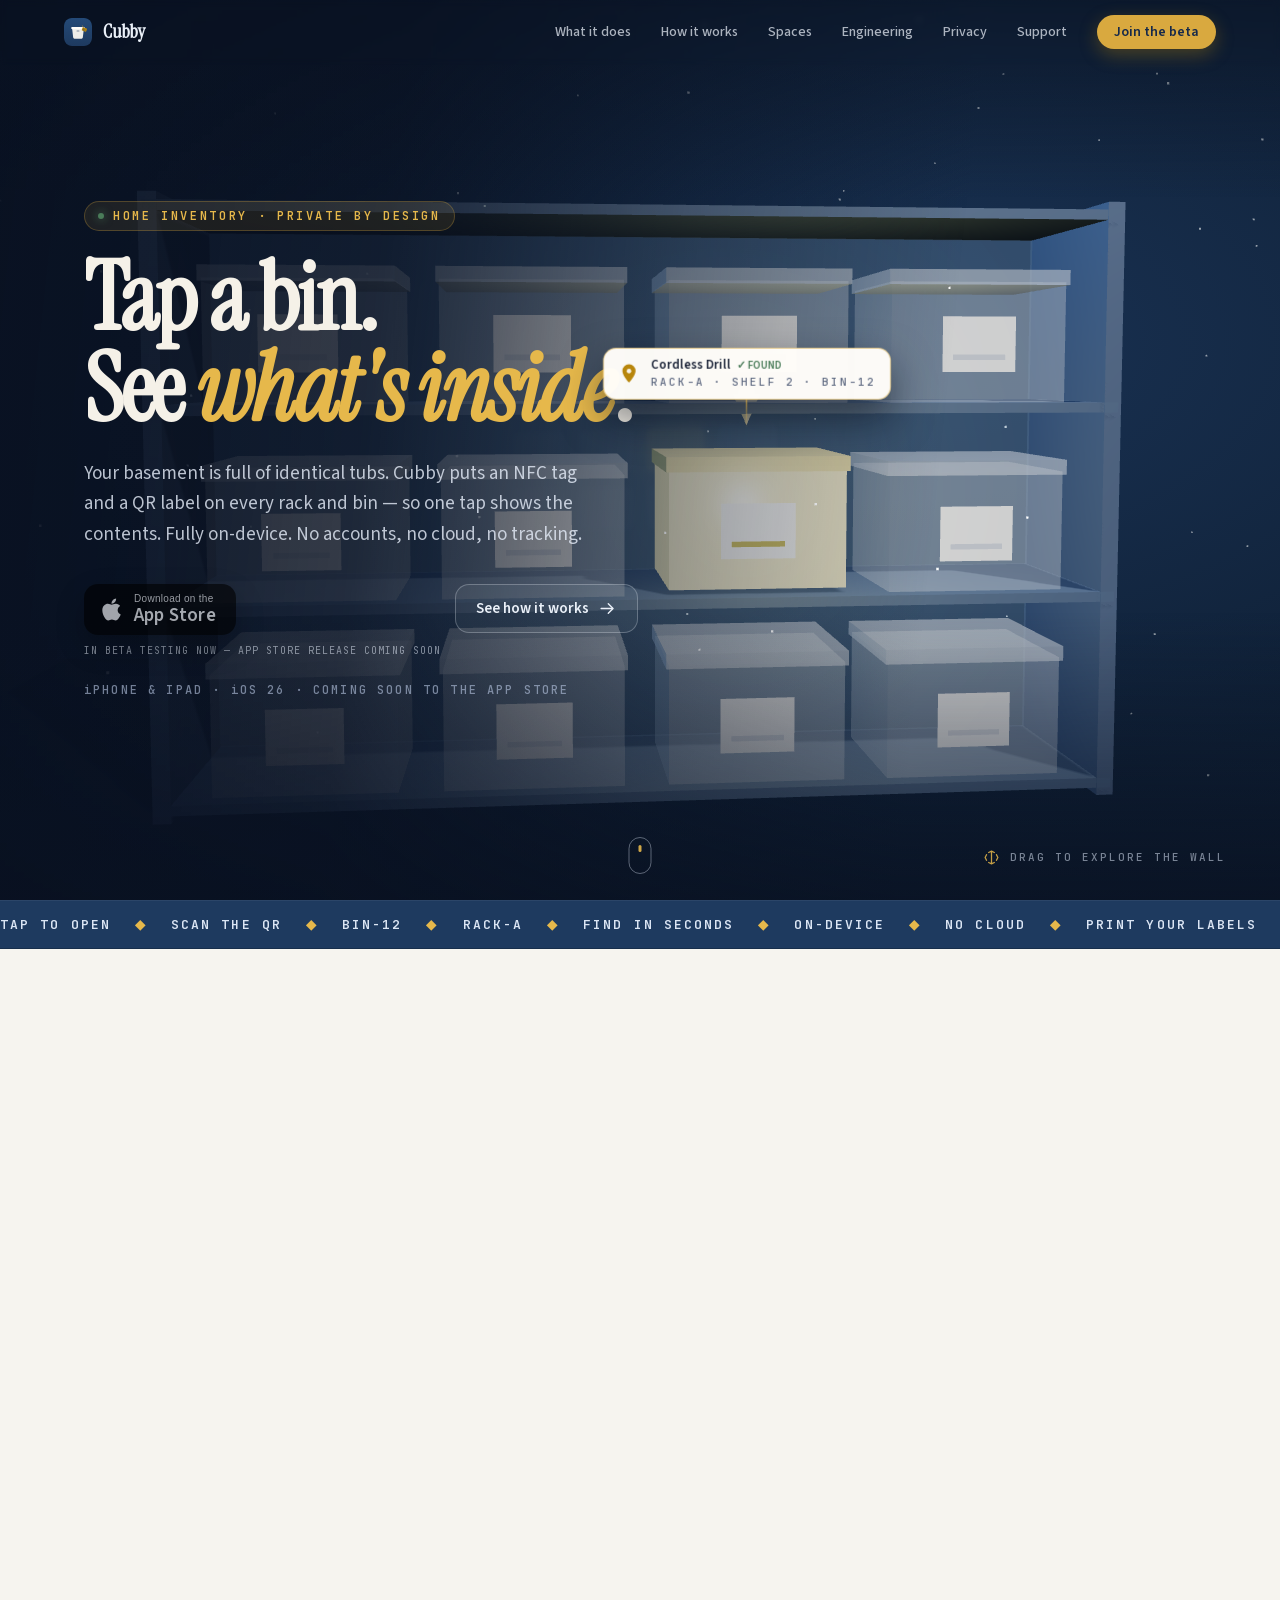
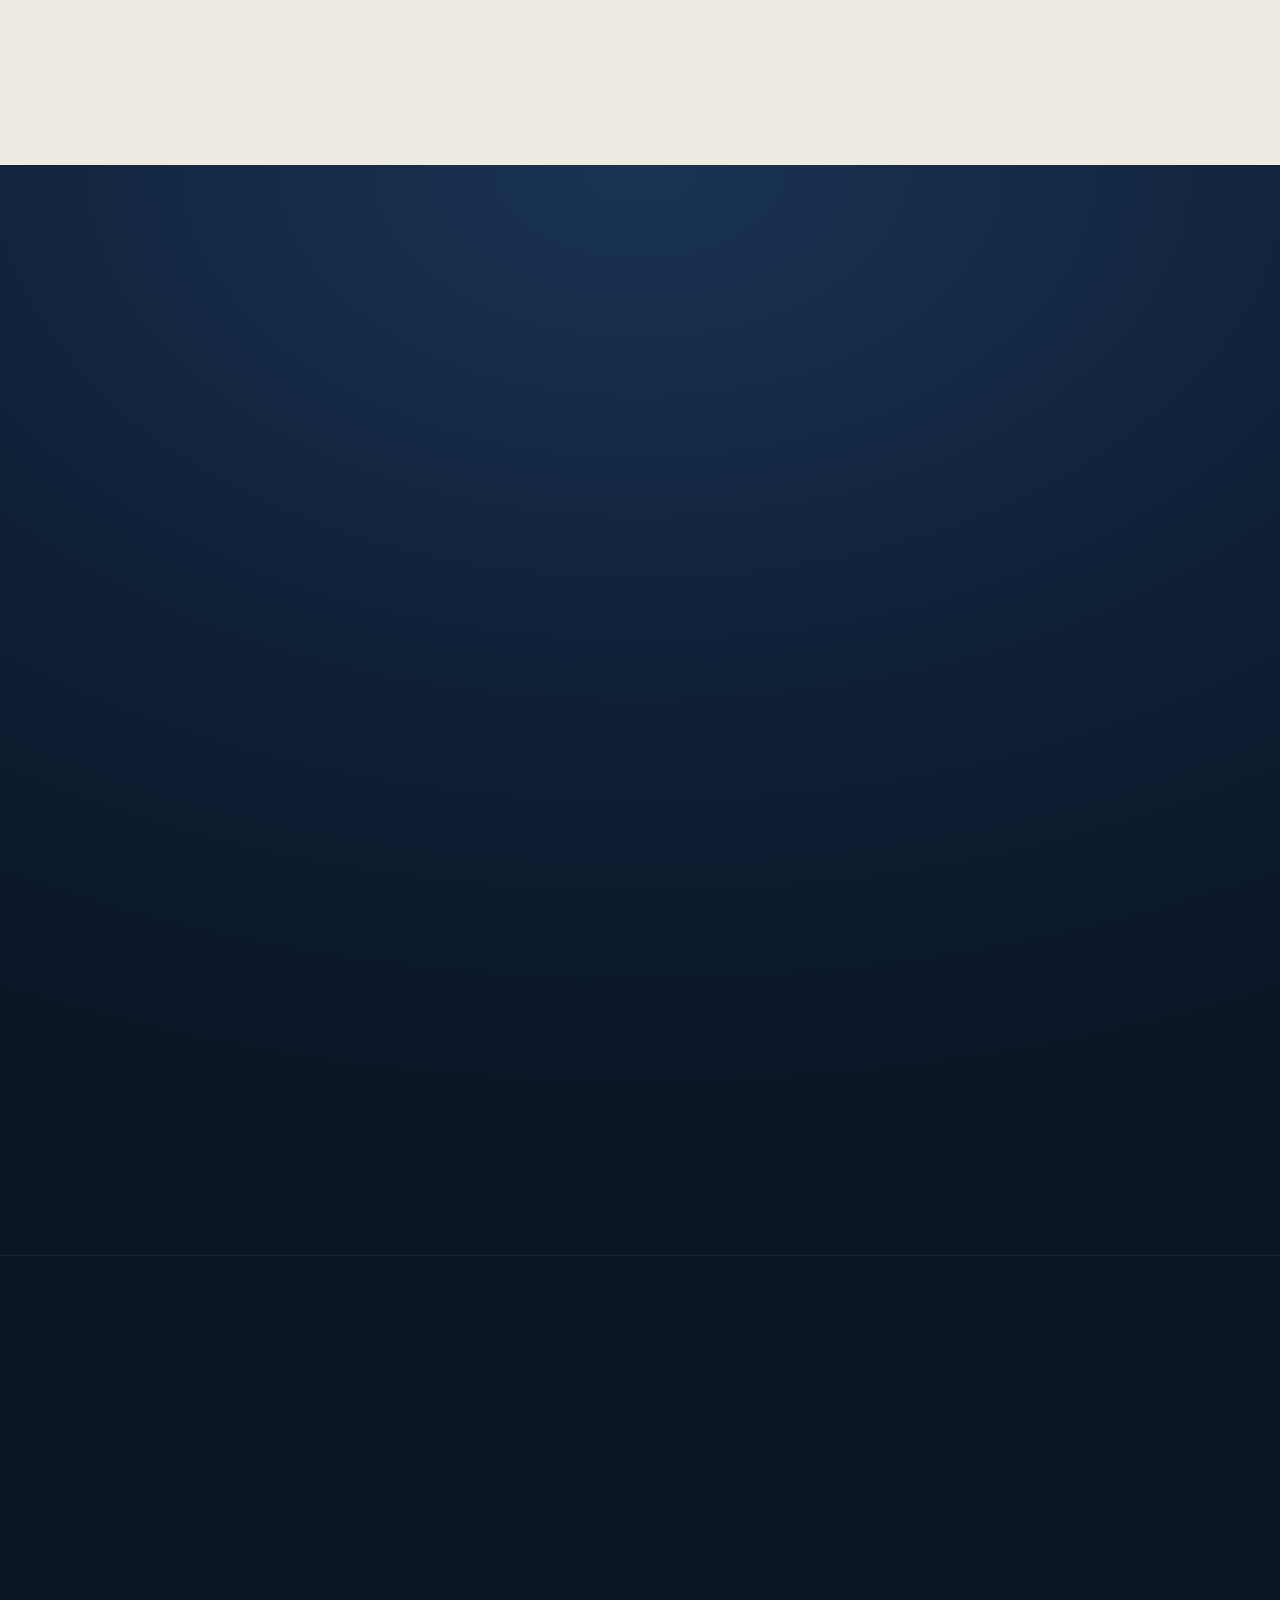
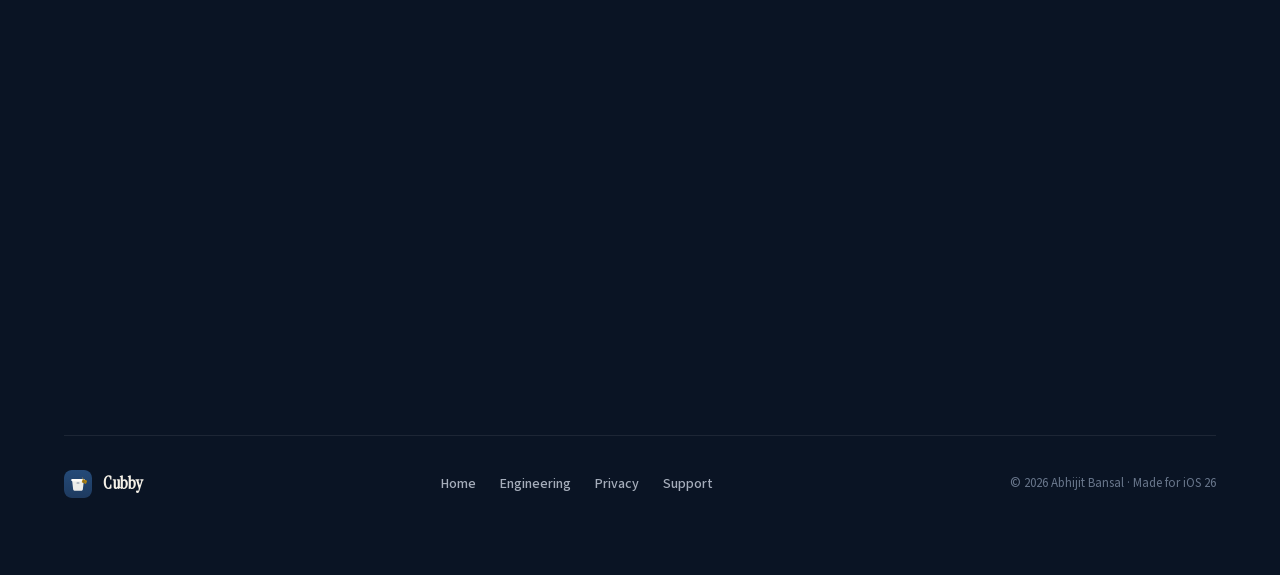
<file: index.html>
<!DOCTYPE html>
<html lang="en">
<head>
  <meta charset="utf-8">
  <meta name="viewport" content="width=device-width, initial-scale=1">
  <title>Cubby — find anything in your bins, pantry, or garage</title>
  <meta name="description" content="Tap or scan a bin and see exactly what's inside. Cubby keeps a private, on-device inventory of your pantry, freezer, garage, or closet — no accounts, no cloud, no tracking.">
  <link rel="canonical" href="https://gotcubby.com/">
  <link rel="icon" type="image/svg+xml" href="assets/icon.svg">
  <link rel="apple-touch-icon" href="assets/icon.svg">
  <link rel="stylesheet" href="assets/style.css">
  <link rel="stylesheet" href="assets/home.css">
  <meta http-equiv="Content-Security-Policy" content="default-src 'self'; script-src 'self'; style-src 'self'; img-src 'self'; font-src 'self'; object-src 'none'; form-action 'none'; base-uri 'self'">
  <meta property="og:type" content="website">
  <meta property="og:site_name" content="Cubby">
  <meta property="og:title" content="Cubby — find anything in your bins">
  <meta property="og:description" content="Tap or scan a tub and see what's inside. A private, fully on-device inventory for your basement bins — no accounts, no cloud, no tracking.">
  <meta property="og:url" content="https://gotcubby.com/">
  <meta property="og:image" content="https://gotcubby.com/assets/og-image.png">
  <meta property="og:image:width" content="1200">
  <meta property="og:image:height" content="630">
  <meta property="og:image:alt" content="Cubby — find anything in your bins">
  <meta property="og:locale" content="en_US">
  <meta name="twitter:card" content="summary_large_image">
  <meta name="twitter:title" content="Cubby — find anything in your bins">
  <meta name="twitter:description" content="Tap or scan a tub and see what's inside. A private, fully on-device inventory for your basement bins — no accounts, no cloud, no tracking.">
  <meta name="twitter:image" content="https://gotcubby.com/assets/og-image.png">
</head>
<body>

<svg class="sprite-defs" aria-hidden="true">
<defs>

<symbol id="i-contactless" viewBox="0 0 24 24">
  <circle cx="6" cy="18" r="1.3" fill="currentColor" stroke="none"/>
  <path d="M6,14 A4,4 0 0 1 10,18"/>
  <path d="M6,10 A8,8 0 0 1 14,18"/>
  <path d="M6,6 A12,12 0 0 1 18,18"/>
</symbol>

<symbol id="i-qr" viewBox="0 0 24 24">
  <rect x="3" y="3" width="6" height="6" rx="1"/>
  <rect x="5.3" y="5.3" width="1.4" height="1.4" fill="currentColor" stroke="none"/>
  <rect x="15" y="3" width="6" height="6" rx="1"/>
  <rect x="17.3" y="5.3" width="1.4" height="1.4" fill="currentColor" stroke="none"/>
  <rect x="3" y="15" width="6" height="6" rx="1"/>
  <rect x="5.3" y="17.3" width="1.4" height="1.4" fill="currentColor" stroke="none"/>
  <rect x="15" y="15" width="2.4" height="2.4" fill="currentColor" stroke="none"/>
  <rect x="18.6" y="15" width="2.4" height="2.4" fill="currentColor" stroke="none"/>
  <rect x="15" y="18.6" width="2.4" height="2.4" fill="currentColor" stroke="none"/>
  <rect x="18.6" y="18.6" width="2.4" height="2.4" fill="currentColor" stroke="none"/>
</symbol>

<symbol id="i-camera" viewBox="0 0 24 24">
  <path d="M9 5h6l1.5 2H20a1 1 0 0 1 1 1v10a1 1 0 0 1-1 1H4a1 1 0 0 1-1-1V8a1 1 0 0 1 1-1h3.5L9 5z"/>
  <circle cx="12" cy="13" r="3.4"/>
</symbol>

<symbol id="i-search" viewBox="0 0 24 24">
  <circle cx="10.2" cy="10.2" r="6.2"/>
  <path d="M14.7 14.7 20 20"/>
</symbol>

<symbol id="i-location-fill" viewBox="0 0 24 24">
  <path d="M12 21.5s7.2-7.7 7.2-12.7A7.2 7.2 0 0 0 4.8 8.8c0 5 7.2 12.7 7.2 12.7z" fill="currentColor" stroke="none"/>
  <circle cx="12" cy="9" r="2.5" fill="#fff" stroke="none" opacity=".9"/>
</symbol>

<symbol id="i-category" viewBox="0 0 24 24">
  <rect x="3" y="3" width="8" height="8" rx="2"/>
  <rect x="13" y="3" width="8" height="8" rx="2"/>
  <rect x="3" y="13" width="8" height="8" rx="2"/>
  <rect x="13" y="13" width="8" height="8" rx="2"/>
</symbol>

<symbol id="i-swap" viewBox="0 0 24 24">
  <path d="M4 8h14M18 8l-4-4M18 8l-4 4"/>
  <path d="M20 16H6M6 16l4-4M6 16l4 4"/>
</symbol>

<symbol id="i-inventory" viewBox="0 0 24 24">
  <rect x="3" y="7" width="18" height="13" rx="1.6"/>
  <path d="M3 11.2h18"/>
  <path d="M8.5 7 10 4h4l1.5 3"/>
</symbol>

<symbol id="i-print" viewBox="0 0 24 24">
  <rect x="4" y="8.5" width="16" height="8" rx="1.6"/>
  <path d="M6.5 8.5V4h11v4.5"/>
  <rect x="7.5" y="14" width="9" height="6" rx="1"/>
</symbol>

<symbol id="i-sell" viewBox="0 0 24 24">
  <path d="M3 11.1V5.5a2 2 0 0 1 2-2h5.6a2 2 0 0 1 1.42.59l8 8a2 2 0 0 1 0 2.82l-6.6 6.6a2 2 0 0 1-2.82 0l-8-8A2 2 0 0 1 3 11.1Z"/>
  <circle cx="7.6" cy="7.6" r="1.35" fill="currentColor" stroke="none"/>
</symbol>

<symbol id="i-add-photo" viewBox="0 0 24 24">
  <path d="M3 8h3.4L7.8 6h4.4l1.4 2H19a1 1 0 0 1 1 1v8.5a1 1 0 0 1-1 1H4a1 1 0 0 1-1-1V9a1 1 0 0 1 1-1z"/>
  <circle cx="10" cy="13.5" r="3"/>
  <path d="M19 3v6M16 6h6"/>
</symbol>

<symbol id="i-near-me" viewBox="0 0 24 24">
  <path d="M3 11 20 3l-8 17-2-7-7-2z" stroke-linejoin="round"/>
</symbol>

<symbol id="i-lock" viewBox="0 0 24 24">
  <path d="M7 10.5V7.8a5 5 0 0 1 10 0v2.7"/>
  <rect x="5" y="10.5" width="14" height="10" rx="2.2"/>
  <path d="M12 14.3v2.6"/>
</symbol>

<symbol id="i-cloud-off" viewBox="0 0 24 24">
  <path d="M7.2 17.5h9.3a4 4 0 0 0 .4-7.98A5.5 5.5 0 0 0 7.7 8.4a4.2 4.2 0 0 0-1.4.3"/>
  <path d="M3.5 3.5l17 17"/>
</symbol>

<symbol id="i-arrow-forward" viewBox="0 0 24 24">
  <path d="M4 12h14"/>
  <path d="M13 6l6 6-6 6"/>
</symbol>

<symbol id="i-drag" viewBox="0 0 24 24">
  <path d="M12 3v18M5 8l-2 4 2 4M19 8l2 4-2 4M8 5l4-2 4 2M8 19l4 2 4-2"/>
</symbol>

<symbol id="i-sparkle" viewBox="0 0 24 24">
  <path d="M11 3 L13 9 L19 11 L13 13 L11 19 L9 13 L3 11 L9 9 Z" stroke-linejoin="round"/>
  <path d="M18 15 L18.8 17.2 L21 18 L18.8 18.8 L18 21 L17.2 18.8 L15 18 L17.2 17.2 Z" stroke-linejoin="round"/>
</symbol>

</defs>
</svg>

<div class="home" id="top">

  <nav class="home-nav" data-navbar="1">
    <a class="brand" href="#top" data-nav>
      <img src="assets/icon.svg" alt="">
      <span class="name">Cubby</span>
    </a>
    <div class="links">
      <a href="#features" data-nav-dim>What it does</a>
      <a href="#how" data-nav-dim>How it works</a>
      <a href="#spaces" data-nav-dim>Spaces</a>
      <a href="swiftdata-cloudkit-production.html" data-nav-dim>Engineering</a>
      <a href="privacy.html" data-nav-dim>Privacy</a>
      <a href="support.html" data-nav-dim>Support</a>
      <a class="cta-pill" href="#download">Join the beta</a>
    </div>
  </nav>

  <section class="home-hero" id="hero">
    <div class="hero-poster" aria-hidden="true">
      <div class="hero-poster-grid">
        <span></span><span></span><span></span><span></span>
        <span></span><span></span><span class="gold"></span><span></span>
        <span></span><span></span><span></span><span></span>
      </div>
    </div>
    <div class="hero-scene" id="scene" aria-hidden="true"></div>
    <div class="hero-scrim-x" aria-hidden="true"></div>
    <div class="hero-scrim-y" aria-hidden="true"></div>

    <div class="hero-inner">
      <div class="hero-copy">
        <div class="hero-badge">
          <span class="dot" aria-hidden="true"></span>HOME INVENTORY · PRIVATE BY DESIGN
        </div>
        <h1>Tap a bin.<br>See <em>what's&nbsp;inside</em>.</h1>
        <p class="hero-sub">Your basement is full of identical tubs. Cubby puts an NFC tag and a QR label on every rack and bin — so one tap shows the contents. Fully on-device. No accounts, no cloud, no tracking.</p>
        <div class="hero-ctas">
          <div class="cta-inert">
            <button type="button" class="btn-store" disabled aria-label="Download on the App Store — coming soon">
              <svg class="glyph" width="21" height="25" viewBox="0 0 384 512" aria-hidden="true"><path fill="currentColor" d="M318.7 268.7c-.2-36.7 16.4-64.4 50-84.8-18.8-26.9-47.2-41.7-84.7-44.6-35.5-2.8-74.3 20.7-88.5 20.7-15 0-49.4-19.7-76.4-19.7C63.3 141.2 4 184.8 4 273.5q0 39.3 14.4 81.2c12.8 36.7 59 126.7 107.2 125.2 25.2-.6 43-17.9 75.8-17.9 31.8 0 48.3 17.9 76.4 17.9 48.6-.7 90.4-82.5 102.6-119.3-65.2-30.7-61.7-90-61.7-91.9zm-56.6-164.2c27.3-32.4 24.8-61.9 24-72.5-24.1 1.4-52 16.4-67.9 34.9-17.5 19.8-27.8 44.3-25.6 71.9 26.1 2 49.9-11.4 69.5-34.3z"/></svg>
              <span class="lines"><span class="line-small">Download on the</span><span class="line-big">App Store</span></span>
            </button>
            <span class="coming-soon-tag">In beta testing now — App Store release coming soon</span>
          </div>
          <a class="btn-ghost" href="#how">See how it works <svg class="icon" aria-hidden="true"><use href="#i-arrow-forward"></use></svg></a>
        </div>
        <div class="hero-meta">iPHONE &amp; IPAD · iOS 26 · COMING SOON TO THE APP STORE</div>
      </div>
    </div>

    <div class="hero-tag" data-hero-tag aria-hidden="true">
      <div class="hero-tag-card">
        <svg class="icon" aria-hidden="true"><use href="#i-location-fill"></use></svg>
        <div>
          <div class="hero-tag-title">Cordless Drill<span class="hero-tag-found">✓ FOUND</span></div>
          <div class="hero-tag-meta">RACK-A · SHELF 2 · BIN-12</div>
        </div>
      </div>
      <div class="hero-tag-wire"></div>
    </div>

    <div class="hero-drag-hint" aria-hidden="true">
      <svg class="icon" aria-hidden="true"><use href="#i-drag"></use></svg>DRAG TO EXPLORE THE WALL
    </div>
    <div class="hero-scroll-cue" aria-hidden="true"><span></span></div>
  </section>

  <div class="marquee">
    <div class="marquee-track">
      <div class="marquee-set">
        <span class="word">TAP TO OPEN</span><span class="dot">◆</span><span class="word">SCAN THE QR</span><span class="dot">◆</span><span class="word">BIN-12</span><span class="dot">◆</span><span class="word">RACK-A</span><span class="dot">◆</span><span class="word">FIND IN SECONDS</span><span class="dot">◆</span><span class="word">ON-DEVICE</span><span class="dot">◆</span><span class="word">NO CLOUD</span><span class="dot">◆</span><span class="word">PRINT YOUR LABELS</span><span class="dot">◆</span><span class="word">PRIVATE BY DESIGN</span><span class="dot">◆</span>
      </div>
      <div class="marquee-set" aria-hidden="true">
        <span class="word">TAP TO OPEN</span><span class="dot">◆</span><span class="word">SCAN THE QR</span><span class="dot">◆</span><span class="word">BIN-12</span><span class="dot">◆</span><span class="word">RACK-A</span><span class="dot">◆</span><span class="word">FIND IN SECONDS</span><span class="dot">◆</span><span class="word">ON-DEVICE</span><span class="dot">◆</span><span class="word">NO CLOUD</span><span class="dot">◆</span><span class="word">PRINT YOUR LABELS</span><span class="dot">◆</span><span class="word">PRIVATE BY DESIGN</span><span class="dot">◆</span>
      </div>
    </div>
  </div>

  <section class="features" id="features">
    <div class="container">
      <div class="features-head">
        <div class="eyebrow" data-rv>WHAT IT DOES</div>
        <div class="section-head" data-rv data-delay="80"><h2>Everything in the basement,<br><em>findable.</em></h2></div>
        <p class="section-intro" data-rv data-delay="150">One app, tags on your tubs, and the entire contents of your storage — searchable in a second. Here's what Cubby does the moment you tap.</p>
      </div>

      <div class="features-grid">

        <div class="card card--navy" data-rv>
          <div class="card-pulse" aria-hidden="true"><span></span><span></span></div>
          <div class="icon-tile"><svg class="icon" aria-hidden="true"><use href="#i-contactless"></use></svg></div>
          <h3>Tap to open a bin</h3>
          <p>Hold your iPhone to a tub's NFC tag and Cubby opens straight to its contents — even from the lock screen, with the app closed.</p>
        </div>

        <div class="card" data-rv data-delay="60">
          <div class="icon-tile icon-tile--slate"><svg class="icon" aria-hidden="true"><use href="#i-qr"></use></svg></div>
          <h3>Scan the QR too</h3>
          <p>No NFC, or hands full on iPad? The printed QR label and a short human code (<code>BIN-12</code>) get you to the same place.</p>
        </div>

        <div class="card" data-rv data-delay="120">
          <div class="icon-tile icon-tile--sage"><svg class="icon" aria-hidden="true"><use href="#i-camera"></use></svg></div>
          <h3>Add items by camera</h3>
          <p>Point the camera and on-device Vision suggests a name instantly. A sharpness check flags blurry shots so you can retake before saving.</p>
        </div>

        <div class="card" data-rv>
          <div class="card-head">
            <div class="icon-tile icon-tile--gold"><svg class="icon" aria-hidden="true"><use href="#i-sparkle"></use></svg></div>
            <span class="pill-new">NEW</span>
          </div>
          <h3>Smarter naming, still local</h3>
          <p>An optional on-device AI model — downloaded once from Apple, never the cloud — looks closer at what you photographed and upgrades vague names to specific ones. It runs entirely on your phone.</p>
        </div>

        <div class="card" data-rv>
          <div class="icon-tile icon-tile--slate"><svg class="icon" aria-hidden="true"><use href="#i-search"></use></svg></div>
          <h3>Search your whole house</h3>
          <p>One field spans item names, notes, bins, and racks — find the holiday lights without opening a single lid.</p>
        </div>

        <div class="card" data-rv data-delay="60">
          <div class="card-head">
            <div class="icon-tile icon-tile--gold"><svg class="icon" aria-hidden="true"><use href="#i-location-fill"></use></svg></div>
          </div>
          <h3>Where is it?</h3>
          <p>See the bin's spot on a rack map, then tap its tag to confirm you're standing at the right one.</p>
          <div class="rack-map" aria-hidden="true">
            <div class="rack-map-cell">11</div>
            <div class="rack-map-cell">10</div>
            <div class="rack-map-cell">09</div>
            <div class="rack-map-cell">08</div>
            <div class="rack-map-cell">07</div>
            <div class="rack-map-cell rack-map-cell--gold"><svg class="icon" aria-hidden="true"><use href="#i-location-fill"></use></svg></div>
            <div class="rack-map-cell">05</div>
            <div class="rack-map-cell">04</div>
          </div>
        </div>

        <div class="card" data-rv data-delay="120">
          <div class="card-head">
            <div class="icon-tile icon-tile--slate"><svg class="icon" aria-hidden="true"><use href="#i-category"></use></svg></div>
          </div>
          <h3>Collections &amp; filters</h3>
          <p>Group items into Collections that span bins, tag them, and narrow by category, location, in-stock, or has-a-photo.</p>
        </div>

        <div class="card" data-rv>
          <div class="card-head">
            <div class="icon-tile icon-tile--rose"><svg class="icon" aria-hidden="true"><use href="#i-swap"></use></svg></div>
          </div>
          <h3>Lend it, get it back</h3>
          <p>Mark a tool lent with a due date and get a reminder to chase it. See what's out, what's overdue, and what you borrowed.</p>
        </div>

        <div class="card" data-rv data-delay="60">
          <div class="card-head">
            <div class="icon-tile icon-tile--gold"><svg class="icon" aria-hidden="true"><use href="#i-inventory"></use></svg></div>
          </div>
          <h3>Never run out</h3>
          <p>Set a par level on consumables. "Running low" shows what's below par and exactly how many more you need.</p>
        </div>

        <div class="card" data-rv data-delay="120">
          <div class="icon-tile icon-tile--slate"><svg class="icon" aria-hidden="true"><use href="#i-print"></use></svg></div>
          <h3>Print your own labels</h3>
          <p>Lay out QR labels for whole racks at once and print to an Avery sheet or a roll printer over AirPrint. Tag once, find forever.</p>
        </div>

        <div class="card" data-rv>
          <div class="card-head">
            <div class="icon-tile icon-tile--navy"><svg class="icon" aria-hidden="true"><use href="#i-near-me"></use></svg></div>
            <span class="pill-new">NEW</span>
          </div>
          <h3>Your racks, in 3D</h3>
          <p>See any rack in 3D with its bins sitting on the shelves — tap one to open it, or use it to confirm you're at the right shelf.</p>
        </div>

        <div class="card" data-rv data-delay="60">
          <div class="card-head">
            <div class="icon-tile icon-tile--gold"><svg class="icon" aria-hidden="true"><use href="#i-sparkle"></use></svg></div>
            <span class="pill-new">NEW</span>
          </div>
          <h3>Ask Siri, or just ask</h3>
          <p>"Do I have AA batteries?" Ask in the app or through Siri and Shortcuts — add items, find things, and build collections by voice.</p>
        </div>

        <div class="card" data-rv data-delay="120">
          <div class="card-head">
            <div class="icon-tile icon-tile--slate"><svg class="icon" aria-hidden="true"><use href="#i-inventory"></use></svg></div>
            <span class="pill-new">NEW</span>
          </div>
          <h3>Widgets that watch stock</h3>
          <p>Low-stock and expiring-soon counts on your Home and Lock Screen, plus one-tap shortcuts into your racks, bins, and recent activity.</p>
        </div>

        <div class="card" data-rv>
          <div class="card-head">
            <div class="icon-tile icon-tile--sage"><svg class="icon" aria-hidden="true"><use href="#i-cloud-off"></use></svg></div>
            <span class="pill-new">NEW</span>
          </div>
          <h3>Sync, only if you want it</h3>
          <p>Everything lives on your device by default. Flip on iCloud sync and your inventory travels through your own iCloud to your iPad — never a Cubby server.</p>
        </div>

        <div class="card" data-rv data-delay="60">
          <div class="card-head">
            <div class="icon-tile icon-tile--rose"><svg class="icon" aria-hidden="true"><use href="#i-qr"></use></svg></div>
            <span class="pill-new">NEW</span>
          </div>
          <h3>Barcode lookup, transparent</h3>
          <p>Scan a product barcode and Cubby can look up its name — the app's one optional network call, confirmed before it's applied and logged in full so you can see exactly what left the device.</p>
        </div>

      </div>
    </div>
  </section>

  <section class="how" id="how">
    <div class="container">
      <div class="section-head">
        <div class="eyebrow" data-rv>HOW IT WORKS</div>
        <h2 data-rv data-delay="80">Tag it once.<br><em>Find it forever.</em></h2>
      </div>
      <div class="how-steps">
        <div class="how-step" data-rv>
          <div class="how-step-tile">
            <svg class="icon icon-navy" aria-hidden="true"><use href="#i-sell"></use></svg>
            <span class="how-step-num">1</span>
          </div>
          <h3>Tag your racks &amp; bins</h3>
          <p>Stick an NFC tag and a printed QR label on each rack and tub. Cubby writes the tag for you in one tap.</p>
        </div>
        <div class="how-step" data-rv data-delay="120">
          <div class="how-step-tile">
            <svg class="icon icon-sage" aria-hidden="true"><use href="#i-add-photo"></use></svg>
            <span class="how-step-num">2</span>
          </div>
          <h3>Fill them in</h3>
          <p>Open a bin and add what's inside — snap a photo, accept or edit the suggested name, set a quantity.</p>
        </div>
        <div class="how-step" data-rv data-delay="240">
          <div class="how-step-tile">
            <svg class="icon icon-gold" aria-hidden="true"><use href="#i-near-me"></use></svg>
            <span class="how-step-num">3</span>
          </div>
          <h3>Find it later</h3>
          <p>Tap a tag, scan a QR, or search by name. Cubby tells you which bin on which rack — no more digging.</p>
        </div>
      </div>
    </div>
  </section>

  <section class="features" id="spaces">
    <div class="container">
      <div class="features-head">
        <div class="eyebrow" data-rv>SPACES</div>
        <div class="section-head" data-rv data-delay="80"><h2>What will you<br><em>organize?</em></h2></div>
        <p class="section-intro" data-rv data-delay="150">Cubby isn't only for the basement. Pick a space when you set up a rack and Cubby speaks its language — shelves and baskets, not racks and tubs — with onboarding starter spaces to match.</p>
      </div>

      <div class="features-grid">

        <div class="card" data-rv>
          <div class="icon-tile icon-tile--gold"><svg class="icon" aria-hidden="true"><use href="#i-inventory"></use></svg></div>
          <h3>Pantry</h3>
          <p>Shelves and baskets, not racks and tubs. Track expiry dates, keep a running low list, and scan a barcode instead of typing in every can and box.</p>
        </div>

        <div class="card" data-rv data-delay="60">
          <div class="icon-tile icon-tile--slate"><svg class="icon" aria-hidden="true"><use href="#i-category"></use></svg></div>
          <h3>Freezer</h3>
          <p>Every bag and container gets its own tag, so nothing gets forgotten at the bottom for two winters. Expiry banding flags what to eat first.</p>
        </div>

        <div class="card" data-rv data-delay="120">
          <div class="icon-tile icon-tile--rose"><svg class="icon" aria-hidden="true"><use href="#i-swap"></use></svg></div>
          <h3>Garage</h3>
          <p>Tools, hardware, and holiday decorations on tagged shelves and drawers — lend a ladder to a neighbor with a due-date reminder to get it back.</p>
        </div>

        <div class="card" data-rv>
          <div class="icon-tile icon-tile--sage"><svg class="icon" aria-hidden="true"><use href="#i-add-photo"></use></svg></div>
          <h3>Closet</h3>
          <p>Seasonal swap made findable: photograph what's boxed up, tag the bin, and search by name instead of digging through totes in the attic.</p>
        </div>

        <div class="card" data-rv data-delay="60">
          <div class="icon-tile icon-tile--slate"><svg class="icon" aria-hidden="true"><use href="#i-print"></use></svg></div>
          <h3>Office</h3>
          <p>Cables, spare parts, and supplies live on labeled shelves and in baskets — search finds the right cable before you tear a closet apart.</p>
        </div>

        <div class="card" data-rv data-delay="120">
          <div class="icon-tile icon-tile--gold"><svg class="icon" aria-hidden="true"><use href="#i-sparkle"></use></svg></div>
          <h3>Craft room</h3>
          <p>Yarn, fabric, beads, and half-finished projects — Collections group supplies across bins so a project's whole kit is one tap away.</p>
        </div>

        <div class="card" data-rv>
          <div class="icon-tile icon-tile--slate"><svg class="icon" aria-hidden="true"><use href="#i-search"></use></svg></div>
          <h3>Collections</h3>
          <p>LEGO sets, board games, wine, trading cards — tag a box, snap a photo, add custom fields for value or vintage, and see the whole collection in one list.</p>
        </div>

        <div class="card" data-rv data-delay="60">
          <div class="icon-tile icon-tile--rose"><svg class="icon" aria-hidden="true"><use href="#i-near-me"></use></svg></div>
          <h3>Moving &amp; emergency prep</h3>
          <p>Label moving boxes once and search which one has the coffee maker before you unpack the rest — the same tags work for a go-bag you hope never to open.</p>
        </div>

        <div class="card card--navy" data-rv data-delay="120">
          <div class="card-pulse" aria-hidden="true"><span></span><span></span></div>
          <div class="icon-tile"><svg class="icon" aria-hidden="true"><use href="#i-sell"></use></svg></div>
          <h3>Cubby for work</h3>
          <p>Running a small storeroom solo? Custom fields for Supplier, SKU, PO #, Cost, Model, and Warranty until turn a rack into stockroom software — and CSV/JSON export carries every field, tag, and loan record out with you.</p>
        </div>

      </div>

      <p class="section-intro" data-rv data-delay="180">Other NFC organizers stop at the tag. Cubby pairs NFC with a printed QR label and a short code so a scan never fails, points a camera at anything and suggests a name with AI that runs entirely on your phone, and keeps a true rack → bin → item hierarchy instead of one flat list. No account to create, no monthly subscription — and every custom field, tag, and loan record travels with you in a complete export.</p>
    </div>
  </section>

  <section class="features feature-index" id="everything">
    <div class="container">
      <div class="section-head">
        <div class="eyebrow" data-rv>THE FULL LIST</div>
        <h2 data-rv data-delay="80">Everything Cubby does,<br><em>in one list.</em></h2>
        <p class="section-intro" data-rv data-delay="150">The same "What's in Cubby" index that ships inside the app — 40 features across six areas. Tap an area to expand it.</p>
      </div>
      <div class="feature-index-groups">
        <details class="feature-index-group" data-rv>
          <summary>Find <span class="count">6</span></summary>
          <ul>
            <li><strong>Search everything</strong> — One search across racks, bins, items, tags, and categories.</li>
            <li><strong>Saved searches</strong> — Pin a query you run often and reopen it in a tap.</li>
            <li><strong>Locate</strong> — Open an item and see exactly which rack and bin it lives in.</li>
            <li><strong>Spotlight</strong> — Find your stuff straight from the iOS home-screen search.</li>
            <li><strong>3D rack view</strong> — See any rack in 3D with its bins on the shelves — tap one to open it.</li>
            <li><strong>Ask Cubby</strong> — Ask in plain language whether you have something or how many — in the app or through Siri.</li>
          </ul>
        </details>
        <details class="feature-index-group" data-rv>
          <summary>Capture <span class="count">11</span></summary>
          <ul>
            <li><strong>NFC + QR tags</strong> — Tap a tag to jump to a rack or bin instantly; tags hold only an id.</li>
            <li><strong>Tag tutorial</strong> — A quick explainer walks you through NFC and QR tagging on first use, replayable anytime from Settings, the tag screens, or the bin/rack screen itself — which tracks which of NFC or QR you&#x27;ve already done.</li>
            <li><strong>On-device naming</strong> — Vision crops to the item before suggesting a name from the photo — nothing leaves the device.</li>
            <li><strong>AI naming (beta)</strong> — An on-device visual model and Apple Intelligence compose better names; suggestions appear as tappable chips — your edits always win.</li>
            <li><strong>AI-generated labels</strong> — After you accept an AI-suggested name, on-device intelligence proposes a few organizing labels as tappable chips.</li>
            <li><strong>Continuous add</strong> — Keep adding into the same bin without restarting the flow each time.</li>
            <li><strong>Quick add from Home</strong> — Dedicated Add-item and Add-bin/rack buttons, plus a right-swipe on Home straight into the scan camera.</li>
            <li><strong>Burst mode</strong> — Capture several items in one pass, then fine-tune each in a full per-item editor before saving.</li>
            <li><strong>Adopt a QR label</strong> — Scan any pre-printed QR code and make it a bin or rack&#x27;s own tag in one tap.</li>
            <li><strong>Barcode lookup</strong> — Optionally resolve a product name from a scanned UPC, with a confirm sheet before it&#x27;s applied (off by default).</li>
            <li><strong>Voice input</strong> — Dictate an item&#x27;s name or notes instead of typing.</li>
          </ul>
        </details>
        <details class="feature-index-group" data-rv>
          <summary>Track <span class="count">6</span></summary>
          <ul>
            <li><strong>Low-stock par levels</strong> — Set a par level and Cubby flags items running low.</li>
            <li><strong>Expiry reminders</strong> — Add a use-by date and get a reminder before it lapses.</li>
            <li><strong>Loans</strong> — Mark an item lent out, to whom, and get reminded to chase it back.</li>
            <li><strong>Moving mode</strong> — Group bins into boxes with destination rooms and check them off.</li>
            <li><strong>Quantity units</strong> — Pick a unit — count, weight, volume, length — per item; quantities format and roll up correctly everywhere.</li>
            <li><strong>Usage stats</strong> — See your own activity — items added, scans, favorites, loans, voice-command volume, and how often you keep AI-suggested names as-is — all computed on-device.</li>
          </ul>
        </details>
        <details class="feature-index-group" data-rv>
          <summary>Manage <span class="count">9</span></summary>
          <ul>
            <li><strong>Collections</strong> — Group items into Collections that span bins — &quot;Camping Gear,&quot; &quot;Holiday.&quot;</li>
            <li><strong>Favorites</strong> — Star an item and find it instantly in its own Collections tile.</li>
            <li><strong>Item cover photos</strong> — Replace the cover, import from Photos or Files, promote any gallery photo to the cover, or remove it.</li>
            <li><strong>Item photo gallery</strong> — Swipe through an item&#x27;s photos, tap a thumbnail to jump to it, or open fullscreen to pinch, pan, and swipe between them.</li>
            <li><strong>Voice edits</strong> — Dictate multi-field changes to an item, with a per-field confirm before anything is applied.</li>
            <li><strong>Labels &amp; printing</strong> — Print QR labels with short-code fallbacks in your preferred layout.</li>
            <li><strong>Backup &amp; export</strong> — Export your inventory and restore it — your data, in your hands.</li>
            <li><strong>Activity history</strong> — Every rack, bin, and item has its own History page of adds, moves, and scans.</li>
            <li><strong>Trash</strong> — Deleted items rest in the trash, restorable until you clear them.</li>
          </ul>
        </details>
        <details class="feature-index-group" data-rv>
          <summary>Anywhere <span class="count">4</span></summary>
          <ul>
            <li><strong>Siri &amp; Shortcuts</strong> — Add or find items by voice, create a collection from a spoken query, or wire Cubby into your own shortcuts. &quot;Check my inventory in Cubby&quot; works for anything and asks which item; a Settings guide shows how to ask without saying “Cubby” at all.</li>
            <li><strong>Voice command list</strong> — Every supported voice and Siri phrase, browsable from Settings.</li>
            <li><strong>Home &amp; Lock widgets</strong> — Low-stock and expiring-soon counts on your Home and Lock Screen, plus a Racks &amp; Bins widget and a recent-activity shortcut on the Home Screen.</li>
            <li><strong>Built for iPad</strong> — A two-column layout that uses the whole iPad screen, in any orientation.</li>
          </ul>
        </details>
        <details class="feature-index-group" data-rv>
          <summary>Private <span class="count">4</span></summary>
          <ul>
            <li><strong>On-device by default</strong> — No accounts, no cloud backend, no telemetry, no third-party SDKs.</li>
            <li><strong>Opt-in iCloud sync</strong> — Off until you turn it on, and then only through your own iCloud.</li>
            <li><strong>Diagnostic log</strong> — A local activity log you can share for troubleshooting or clear anytime — nothing is ever sent automatically.</li>
            <li><strong>Network transparency</strong> — A log of every barcode lookup — the app&#x27;s one outgoing network call — showing the barcode, the result, and whether it actually left this device. Kept on-device in Stats; never in a bug report or export.</li>
          </ul>
        </details>
      </div>
    </div>
  </section>

  <section class="screens" id="screens">
    <div class="container">
      <div class="screens-head">
        <div class="section-head">
          <div class="eyebrow" data-rv>EVERY SCREEN</div>
          <h2 data-rv data-delay="80">The whole house,<br><em>in your pocket.</em></h2>
        </div>
        <p data-rv data-delay="150">Straight from the current beta build — calm, legible, and built for one-handed use in a dim garage. Drag to browse.</p>
      </div>
    </div>
    <div class="screens-rail">
      <div class="screens-rail-track">
        <figure data-rv><img src="assets/screens/01-find.jpg" alt="Cubby's Browse tab — racks and bins at a glance" loading="lazy" width="302" height="655"></figure>
        <figure data-rv data-delay="60"><img src="assets/screens/02-open.jpg" alt="A bin opened via NFC tap, showing its items" loading="lazy" width="302" height="655"></figure>
        <figure data-rv data-delay="120"><img src="assets/screens/03-locate.jpg" alt="Where is it — rack map locate" loading="lazy" width="302" height="655"></figure>
        <figure data-rv data-delay="60"><img src="assets/screens/04-collections.jpg" alt="A Collection grouping items by tag across bins" loading="lazy" width="302" height="655"></figure>
        <figure data-rv data-delay="120"><img src="assets/screens/05-lend.jpg" alt="On loan — a lent item with a due-date reminder" loading="lazy" width="302" height="655"></figure>
        <figure data-rv data-delay="180"><img src="assets/screens/06-restock.jpg" alt="Running low — consumables below their par level" loading="lazy" width="302" height="655"></figure>
        <figure data-rv data-delay="240"><img src="assets/screens/07-stats.jpg" alt="Usage stats — your own activity, computed on-device" loading="lazy" width="302" height="655"></figure>
        <figure data-rv data-delay="300"><img src="assets/screens/08-settings.jpg" alt="Settings — privacy and features, tags, labels, backup" loading="lazy" width="302" height="655"></figure>
      </div>
    </div>
  </section>

  <section class="motion" id="motion">
    <div class="container">
      <div class="section-head">
        <div class="eyebrow" data-rv>SEE IT IN MOTION</div>
        <h2 data-rv data-delay="80">From find, to organize,<br><em>to lend &amp; restock.</em></h2>
        <p class="section-intro" data-rv data-delay="150">Real screen recordings from the current beta build — no mockups, no motion design, just the app.</p>
      </div>
      <div class="motion-row">
        <div class="motion-phone" data-rv>
          <div class="motion-phone-frame">
            <div class="motion-phone-notch" aria-hidden="true"></div>
            <div class="motion-phone-screen">
              <video class="motion-phone-video" poster="assets/screens/03-locate.jpg" autoplay muted loop playsinline aria-hidden="true"><source src="assets/demo/locate.mp4" type="video/mp4"></video>
                          </div>
          </div>
          <div class="motion-phone-caption">FIND &amp; LOCATE</div>
        </div>
        <div class="motion-phone motion-phone--lg" data-rv data-delay="120">
          <div class="motion-phone-frame">
            <div class="motion-phone-notch" aria-hidden="true"></div>
            <div class="motion-phone-screen">
              <video class="motion-phone-video" poster="assets/screens/01-find.jpg" autoplay muted loop playsinline aria-hidden="true"><source src="assets/demo/tour.mp4" type="video/mp4"></video>
                          </div>
          </div>
          <div class="motion-phone-caption">THE FULL TOUR</div>
        </div>
        <div class="motion-phone" data-rv data-delay="240">
          <div class="motion-phone-frame">
            <div class="motion-phone-notch" aria-hidden="true"></div>
            <div class="motion-phone-screen">
              <video class="motion-phone-video" poster="assets/screens/05-lend.jpg" autoplay muted loop playsinline aria-hidden="true"><source src="assets/demo/lend.mp4" type="video/mp4"></video>
                          </div>
          </div>
          <div class="motion-phone-caption">LEND &amp; RESTOCK</div>
        </div>
      </div>
    </div>
  </section>

  <section class="private" id="private">
    <div class="container">
      <div class="eyebrow" data-rv>PRIVATE BY ARCHITECTURE</div>
      <h2 data-rv data-delay="80">Your home's contents are nobody's business but yours.</h2>
      <p class="section-intro" data-rv data-delay="150">Cubby processes everything — naming, search, labels — on your device. No accounts, no cloud backend, no analytics. NFC and QR tags hold only a random identifier, never your item names.</p>
      <div class="private-cards">
        <div class="private-card" data-rv>
          <svg class="icon" aria-hidden="true"><use href="#i-lock"></use></svg>
          <h3>No account to create</h3>
          <p>Open the app and start. Nothing is uploaded, and there's nobody to sign up with.</p>
        </div>
        <div class="private-card" data-rv data-delay="100">
          <svg class="icon" aria-hidden="true"><use href="#i-sell"></use></svg>
          <h3>Tags hold only an ID</h3>
          <p>A scanned tag reveals nothing on its own — the contents live only in your copy of Cubby.</p>
        </div>
        <div class="private-card" data-rv data-delay="200">
          <svg class="icon" aria-hidden="true"><use href="#i-cloud-off"></use></svg>
          <h3>No Cubby server, ever</h3>
          <p>Sync is off by default and your inventory lives on the one device. Turn on optional iCloud sync in Settings and it travels through your own iCloud — never a Cubby server.</p>
        </div>
        <div class="private-card" data-rv data-delay="300">
          <svg class="icon" aria-hidden="true"><use href="#i-sparkle"></use></svg>
          <h3>AI runs on your phone</h3>
          <p>The naming model is a one-time download straight from Apple — never a Cubby server — and every photo it looks at stays on-device. Nothing about it or your items is ever sent anywhere.</p>
        </div>
      </div>
    </div>
  </section>

  <section class="download" id="download">
    <div class="download-panel" data-rv>
      <img class="download-mark" src="assets/icon.svg" alt="Cubby app icon">
      <h2>In beta testing today.<br>App Store coming soon.</h2>
      <p class="lede">One tap to find anything you've stored. Cubby is under active beta testing on TestFlight — the App Store release is coming soon.</p>
      <div class="download-ctas">
        <div class="cta-inert">
          <button type="button" class="btn-store" disabled aria-label="Download on the App Store — coming soon">
            <svg class="glyph" width="22" height="26" viewBox="0 0 384 512" aria-hidden="true"><path fill="currentColor" d="M318.7 268.7c-.2-36.7 16.4-64.4 50-84.8-18.8-26.9-47.2-41.7-84.7-44.6-35.5-2.8-74.3 20.7-88.5 20.7-15 0-49.4-19.7-76.4-19.7C63.3 141.2 4 184.8 4 273.5q0 39.3 14.4 81.2c12.8 36.7 59 126.7 107.2 125.2 25.2-.6 43-17.9 75.8-17.9 31.8 0 48.3 17.9 76.4 17.9 48.6-.7 90.4-82.5 102.6-119.3-65.2-30.7-61.7-90-61.7-91.9zm-56.6-164.2c27.3-32.4 24.8-61.9 24-72.5-24.1 1.4-52 16.4-67.9 34.9-17.5 19.8-27.8 44.3-25.6 71.9 26.1 2 49.9-11.4 69.5-34.3z"/></svg>
            <span class="lines"><span class="line-small">Download on the</span><span class="line-big">App Store</span></span>
          </button>
          <span class="coming-soon-tag">Coming soon</span>
        </div>
        <div class="cta-inert">
          <button type="button" class="btn-ghost" disabled aria-label="Join the beta — public beta opening soon">Join the beta</button>
          <span class="coming-soon-tag">Under beta testing — public beta opening soon</span>
        </div>
      </div>
      <div class="download-req">iPHONE OR IPAD · iOS 26 OR LATER · TAP-TO-OPEN NEEDS NFC</div>
    </div>

    <footer class="home-footer">
      <a class="brand" href="#top">
        <img src="assets/icon.svg" alt="">
        <span class="name">Cubby</span>
      </a>
      <div class="links">
        <a href="index.html">Home</a>
        <a href="swiftdata-cloudkit-production.html">Engineering</a>
        <a href="privacy.html">Privacy</a>
        <a href="support.html">Support</a>
      </div>
      <div class="copyright">© 2026 Abhijit Bansal · Made for iOS 26</div>
    </footer>
  </section>

</div>

<script src="assets/vendor/three.min.js" defer></script>
<script src="assets/js/hero-scene.js" defer></script>
<script src="assets/js/reveal.js" defer></script>
<script src="assets/js/nav.js" defer></script>
</body>
</html>
</file>
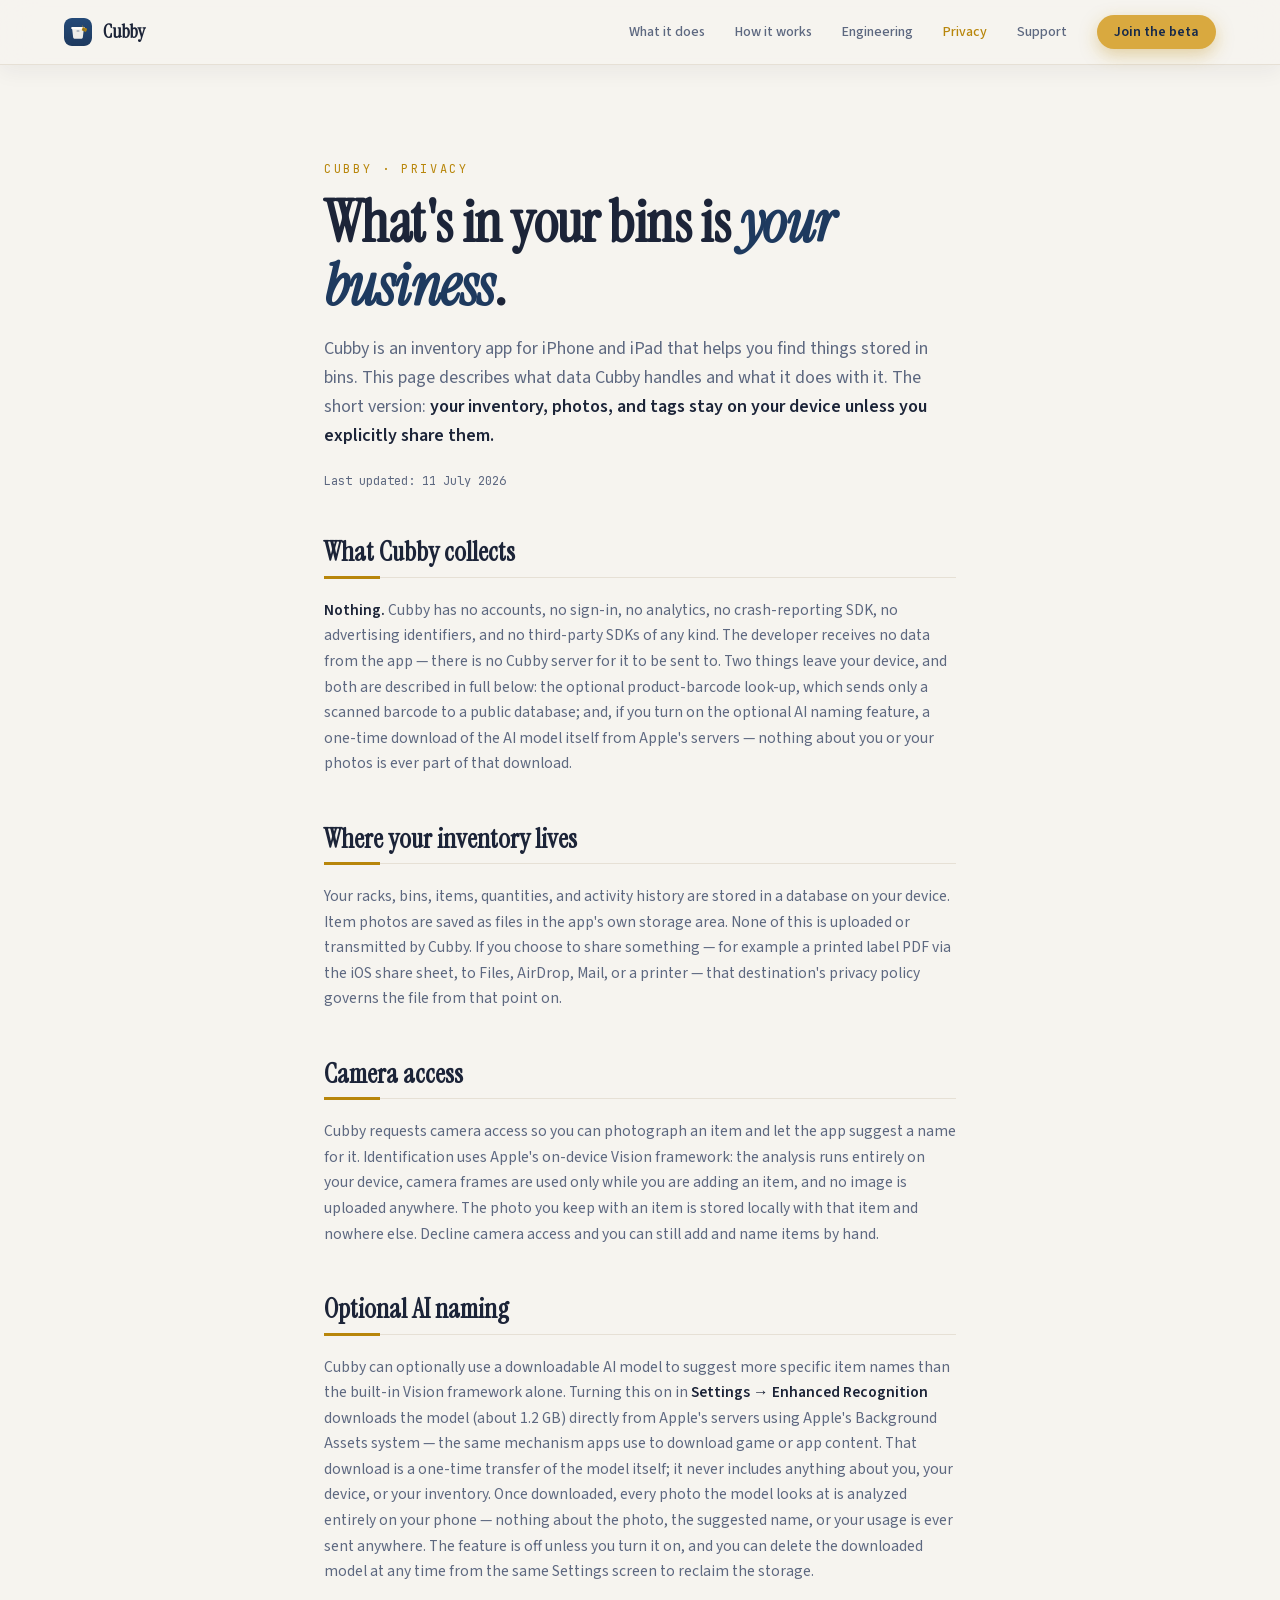
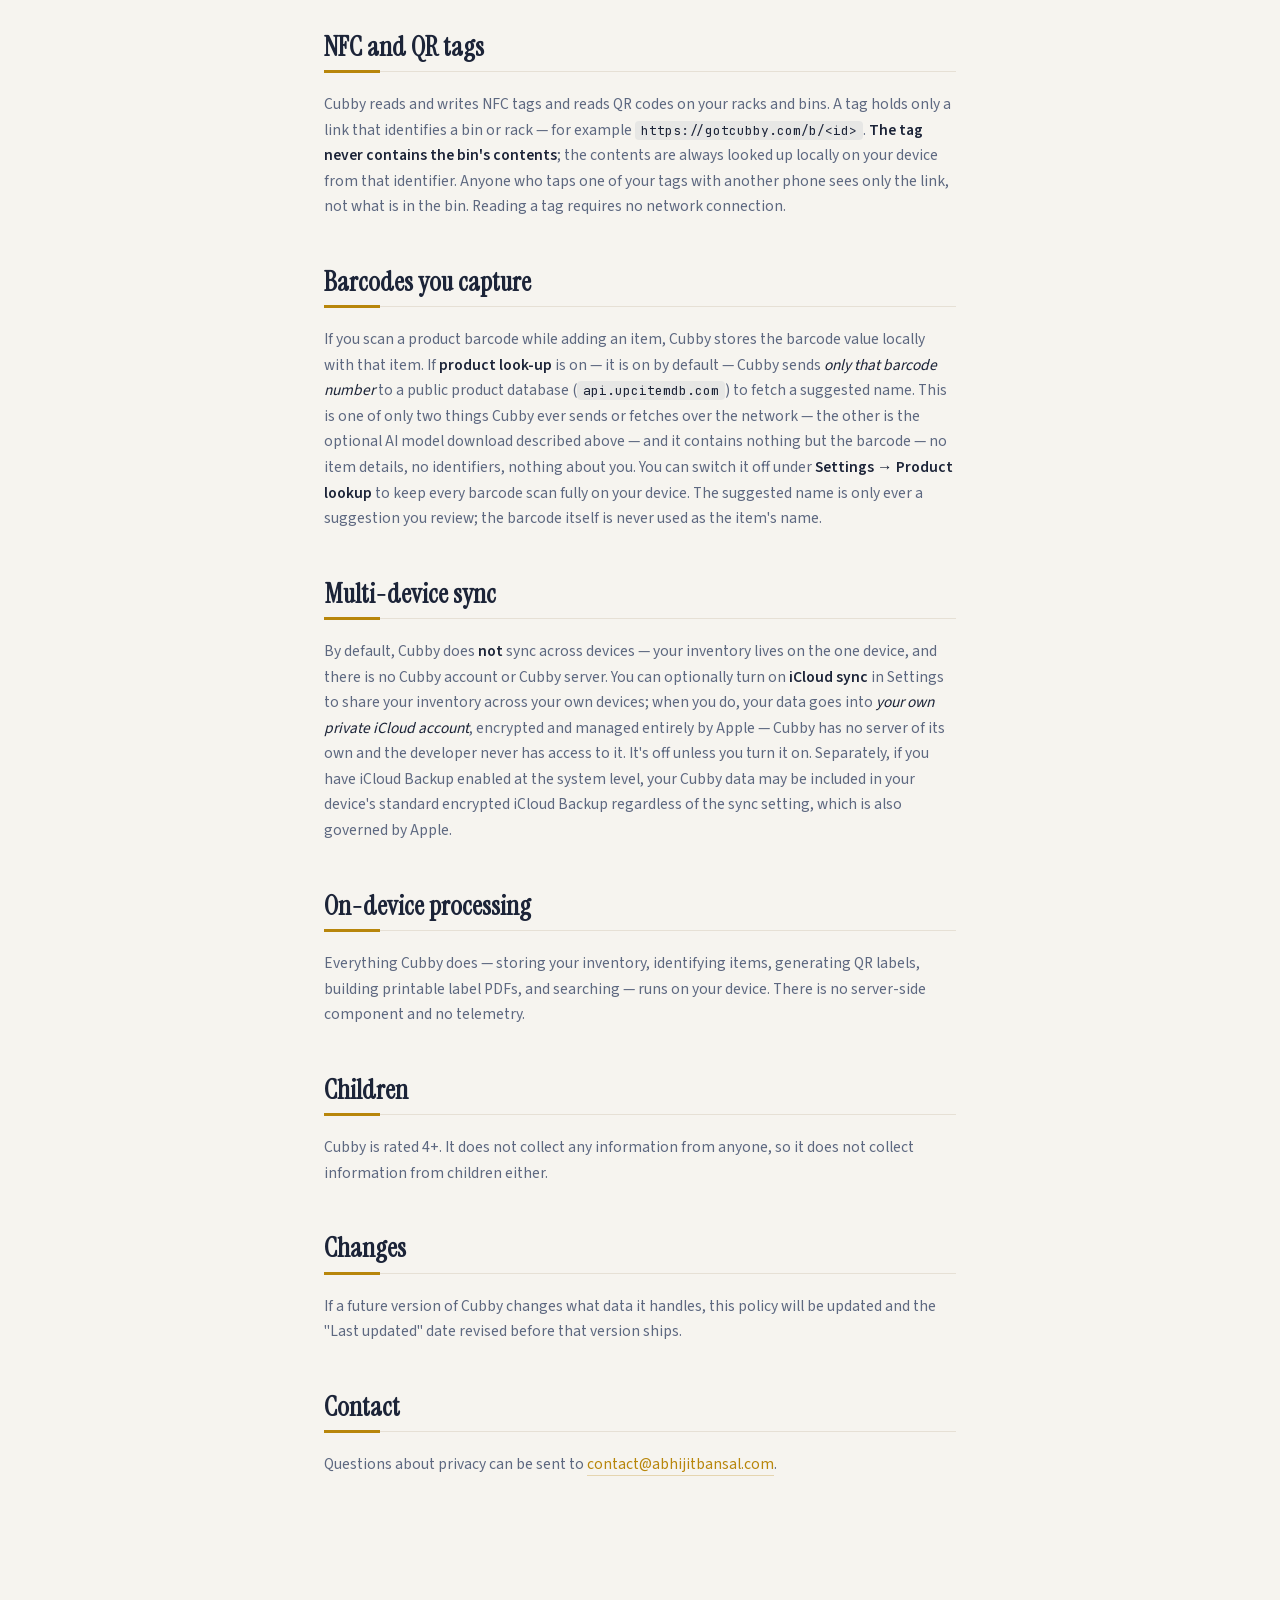
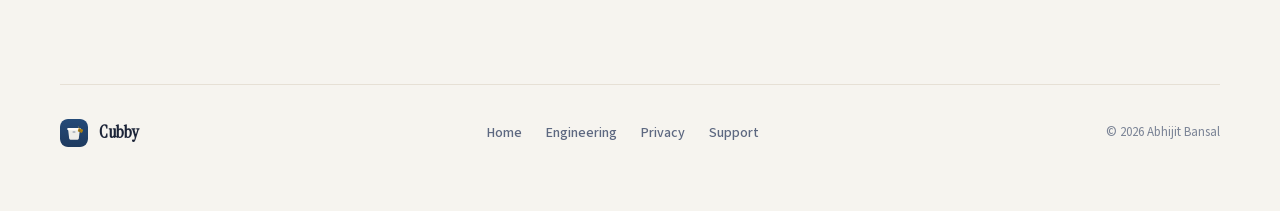
<file: privacy.html>
<!DOCTYPE html>
<html lang="en">
<head>
  <meta charset="utf-8">
  <meta name="viewport" content="width=device-width, initial-scale=1">
  <title>Privacy Policy — Cubby</title>
  <meta name="description" content="Cubby's privacy policy: your inventory, photos, and tags stay on your device. Analysis and AI naming run locally — the only things that ever leave are an optional barcode look-up and a one-time AI model download, both switchable off.">
  <link rel="canonical" href="https://gotcubby.com/privacy.html">
  <link rel="icon" type="image/svg+xml" href="assets/icon.svg">
  <link rel="apple-touch-icon" href="assets/icon.svg">
  <link rel="stylesheet" href="assets/style.css">
  <link rel="stylesheet" href="assets/home.css">
  <link rel="stylesheet" href="assets/legal.css">
  <meta http-equiv="Content-Security-Policy" content="default-src 'self'; script-src 'none'; style-src 'self'; img-src 'self'; font-src 'self'; object-src 'none'; form-action 'none'; base-uri 'self'">
  <meta property="og:type" content="website">
  <meta property="og:site_name" content="Cubby">
  <meta property="og:title" content="Privacy Policy — Cubby">
  <meta property="og:description" content="Your inventory, photos, and tags stay on your device — the only things that ever leave are an optional barcode look-up and a one-time AI model download, both switchable off.">
  <meta property="og:url" content="https://gotcubby.com/privacy.html">
  <meta property="og:image" content="https://gotcubby.com/assets/og-image.png">
  <meta property="og:image:width" content="1200">
  <meta property="og:image:height" content="630">
  <meta property="og:image:alt" content="Cubby — find anything in your bins">
  <meta property="og:locale" content="en_US">
  <meta name="twitter:card" content="summary_large_image">
  <meta name="twitter:title" content="Privacy Policy — Cubby">
  <meta name="twitter:description" content="Your inventory, photos, and tags stay on your device — the only things that ever leave are an optional barcode look-up and a one-time AI model download, both switchable off.">
  <meta name="twitter:image" content="https://gotcubby.com/assets/og-image.png">
</head>
<body class="home-page">
<div class="home" id="top">

  <nav class="home-nav home-nav--page">
    <a class="brand" href="index.html">
      <img src="assets/icon.svg" alt="">
      <span class="name">Cubby</span>
    </a>
    <div class="links">
      <a href="index.html#features">What it does</a>
      <a href="index.html#how">How it works</a>
      <a href="swiftdata-cloudkit-production.html">Engineering</a>
      <a href="privacy.html" aria-current="page">Privacy</a>
      <a href="support.html">Support</a>
      <a class="cta-pill" href="index.html#download">Join the beta</a>
    </div>
  </nav>

  <main class="legal">
    <div class="legal-header">
      <div class="legal-kicker">Cubby · privacy</div>
      <h1>What's in your bins is <em>your business</em>.</h1>
      <p class="legal-lead">
        Cubby is an inventory app for iPhone and iPad that helps you find
        things stored in bins. This page describes what data Cubby handles
        and what it does with it. The short version:
        <b>your inventory, photos, and tags stay on your device unless you
        explicitly share them.</b>
      </p>
      <p class="legal-meta">Last updated: 11 July 2026</p>
    </div>

    <div class="legal-content">
      <h2>What Cubby collects</h2><div class="rule"></div>
      <p>
        <strong>Nothing.</strong> Cubby has no accounts, no sign-in, no
        analytics, no crash-reporting SDK, no advertising identifiers, and no
        third-party SDKs of any kind. The developer receives no data from the
        app — there is no Cubby server for it to be sent to. Two things leave your
        device, and both are described in full below: the optional product-barcode
        look-up, which sends only a scanned barcode to a public database; and, if
        you turn on the optional AI naming feature, a one-time download of the AI
        model itself from Apple's servers — nothing about you or your photos is
        ever part of that download.
      </p>

      <h2>Where your inventory lives</h2><div class="rule"></div>
      <p>
        Your racks, bins, items, quantities, and activity history are stored
        in a database on your device. Item photos are saved as files in the
        app's own storage area. None of this is uploaded or transmitted by
        Cubby. If you choose to share something — for example a printed label
        PDF via the iOS share sheet, to Files, AirDrop, Mail, or a printer —
        that destination's privacy policy governs the file from that point on.
      </p>

      <h2>Camera access</h2><div class="rule"></div>
      <p>
        Cubby requests camera access so you can photograph an item and let the
        app suggest a name for it. Identification uses Apple's on-device Vision
        framework: the analysis runs entirely on your device, camera frames are
        used only while you are adding an item, and no image is uploaded
        anywhere. The photo you keep with an item is stored locally with that
        item and nowhere else. Decline camera access and you can still add and
        name items by hand.
      </p>

      <h2>Optional AI naming</h2><div class="rule"></div>
      <p>
        Cubby can optionally use a downloadable AI model to suggest more specific
        item names than the built-in Vision framework alone. Turning this on in
        <strong>Settings → Enhanced Recognition</strong> downloads the model
        (about 1.2&nbsp;GB) directly from Apple's servers using Apple's Background
        Assets system — the same mechanism apps use to download game or app
        content. That download is a one-time transfer of the model itself; it
        never includes anything about you, your device, or your inventory. Once
        downloaded, every photo the model looks at is analyzed entirely on your
        phone — nothing about the photo, the suggested name, or your usage is
        ever sent anywhere. The feature is off unless you turn it on, and you can
        delete the downloaded model at any time from the same Settings screen to
        reclaim the storage.
      </p>

      <h2>NFC and QR tags</h2><div class="rule"></div>
      <p>
        Cubby reads and writes NFC tags and reads QR codes on your racks and
        bins. A tag holds only a link that identifies a bin or rack — for
        example <code>https://gotcubby.com/b/&lt;id&gt;</code>. <strong>The tag
        never contains the bin's contents</strong>; the contents are always
        looked up locally on your device from that identifier. Anyone who taps
        one of your tags with another phone sees only the link, not what is in
        the bin. Reading a tag requires no network connection.
      </p>

      <h2>Barcodes you capture</h2><div class="rule"></div>
      <p>
        If you scan a product barcode while adding an item, Cubby stores the
        barcode value locally with that item. If <strong>product look-up</strong>
        is on — it is on by default — Cubby sends <em>only that barcode number</em>
        to a public product database (<code>api.upcitemdb.com</code>) to fetch a
        suggested name. This is one of only two things Cubby ever sends or fetches
        over the network — the other is the optional AI model download described
        above — and it contains nothing but the barcode — no item details, no
        identifiers, nothing about you. You can switch it off under
        <strong>Settings → Product lookup</strong> to keep every barcode scan fully
        on your device. The suggested name is only ever a suggestion you review;
        the barcode itself is never used as the item's name.
      </p>

      <h2>Multi-device sync</h2><div class="rule"></div>
      <p>
        By default, Cubby does <strong>not</strong> sync across devices — your
        inventory lives on the one device, and there is no Cubby account or Cubby
        server. You can optionally turn on <strong>iCloud sync</strong> in
        Settings to share your inventory across your own devices; when you do,
        your data goes into <em>your own private iCloud account</em>, encrypted
        and managed entirely by Apple — Cubby has no server of its own and the
        developer never has access to it. It's off unless you turn it on.
        Separately, if you have iCloud Backup enabled at the system level, your
        Cubby data may be included in your device's standard encrypted iCloud
        Backup regardless of the sync setting, which is also governed by Apple.
      </p>

      <h2>On-device processing</h2><div class="rule"></div>
      <p>
        Everything Cubby does — storing your inventory, identifying items,
        generating QR labels, building printable label PDFs, and searching —
        runs on your device. There is no server-side component and no telemetry.
      </p>

      <h2>Children</h2><div class="rule"></div>
      <p>
        Cubby is rated 4+. It does not collect any information from anyone, so
        it does not collect information from children either.
      </p>

      <h2>Changes</h2><div class="rule"></div>
      <p>
        If a future version of Cubby changes what data it handles, this policy
        will be updated and the "Last updated" date revised before that version
        ships.
      </p>

      <h2>Contact</h2><div class="rule"></div>
      <p>
        Questions about privacy can be sent to
        <a href="mailto:contact@abhijitbansal.com">contact@abhijitbansal.com</a>.
      </p>
    </div>
  </main>

  <footer class="home-footer home-footer--page">
    <a class="brand" href="index.html">
      <img src="assets/icon.svg" alt="">
      <span class="name">Cubby</span>
    </a>
    <div class="links">
      <a href="index.html">Home</a>
      <a href="swiftdata-cloudkit-production.html">Engineering</a>
      <a href="privacy.html">Privacy</a>
      <a href="support.html">Support</a>
    </div>
    <div class="copyright">© 2026 Abhijit Bansal</div>
  </footer>

</div>
</body>
</html>
</file>
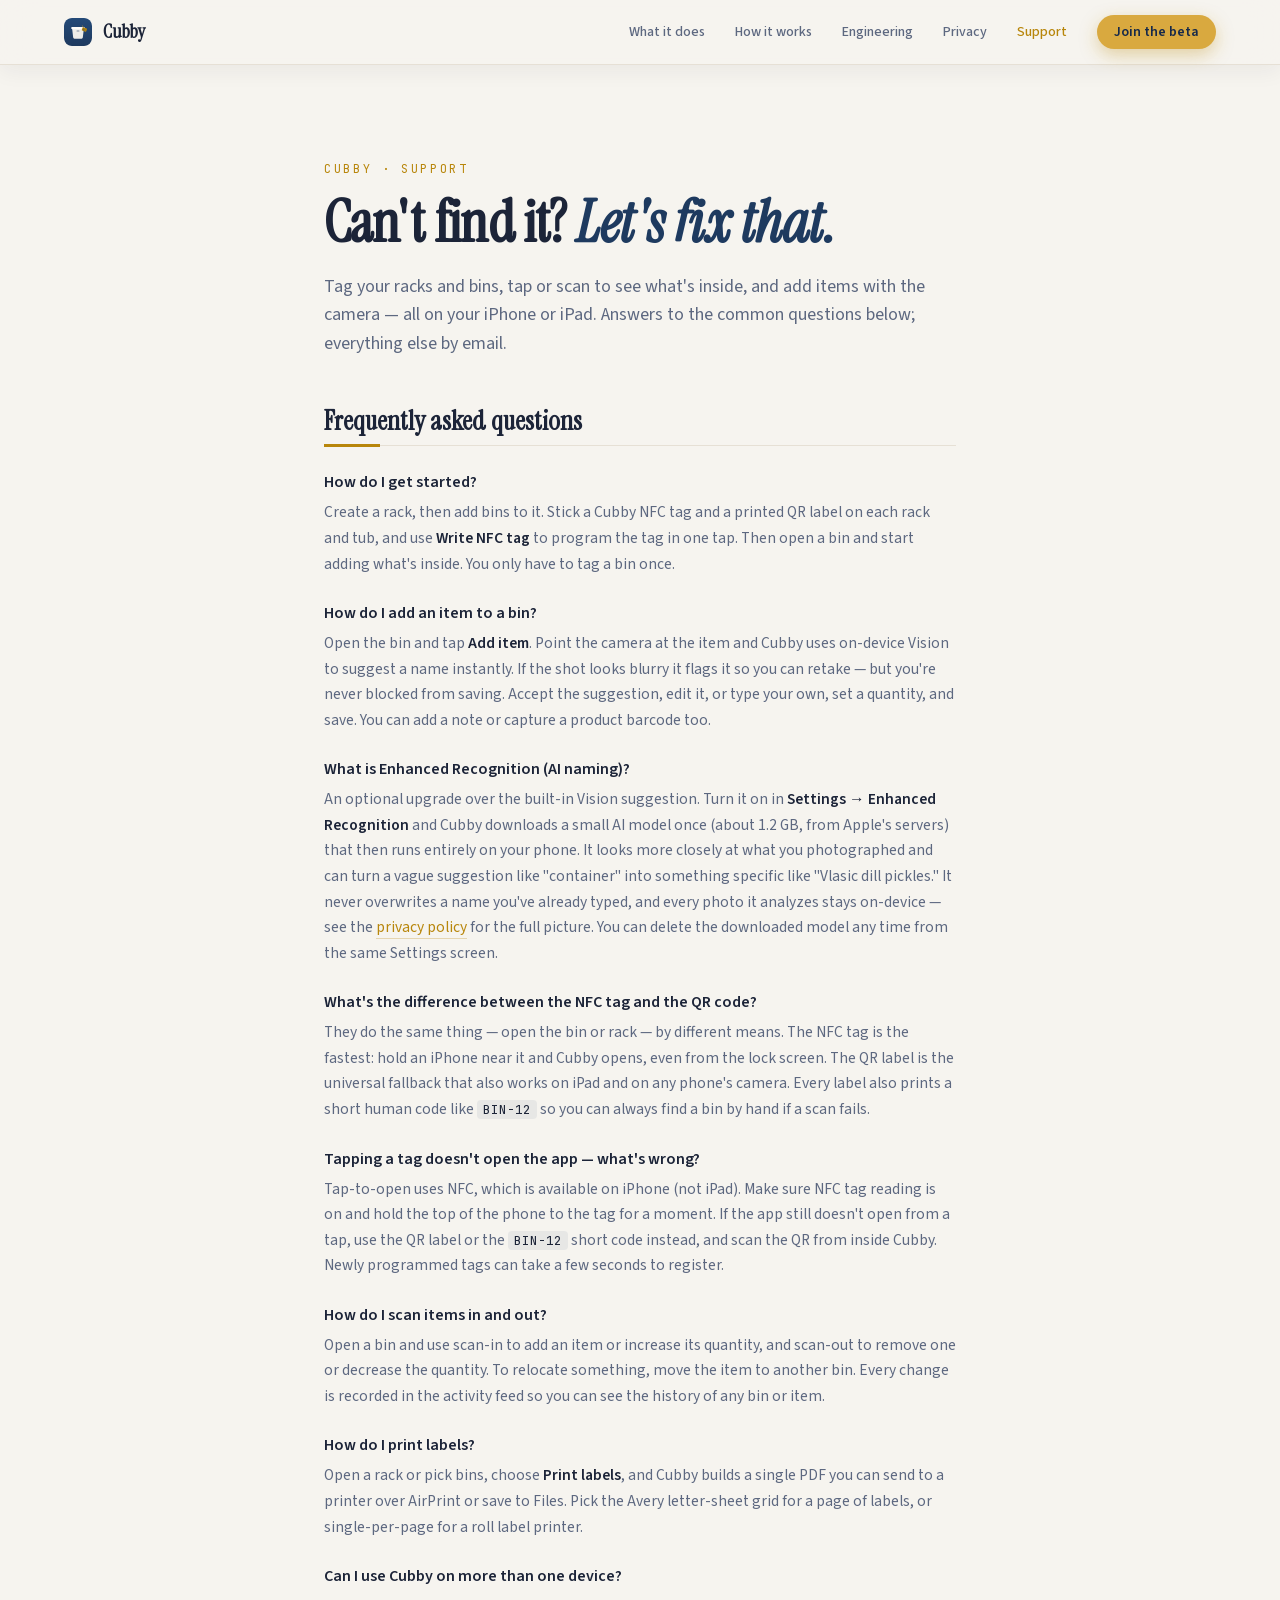
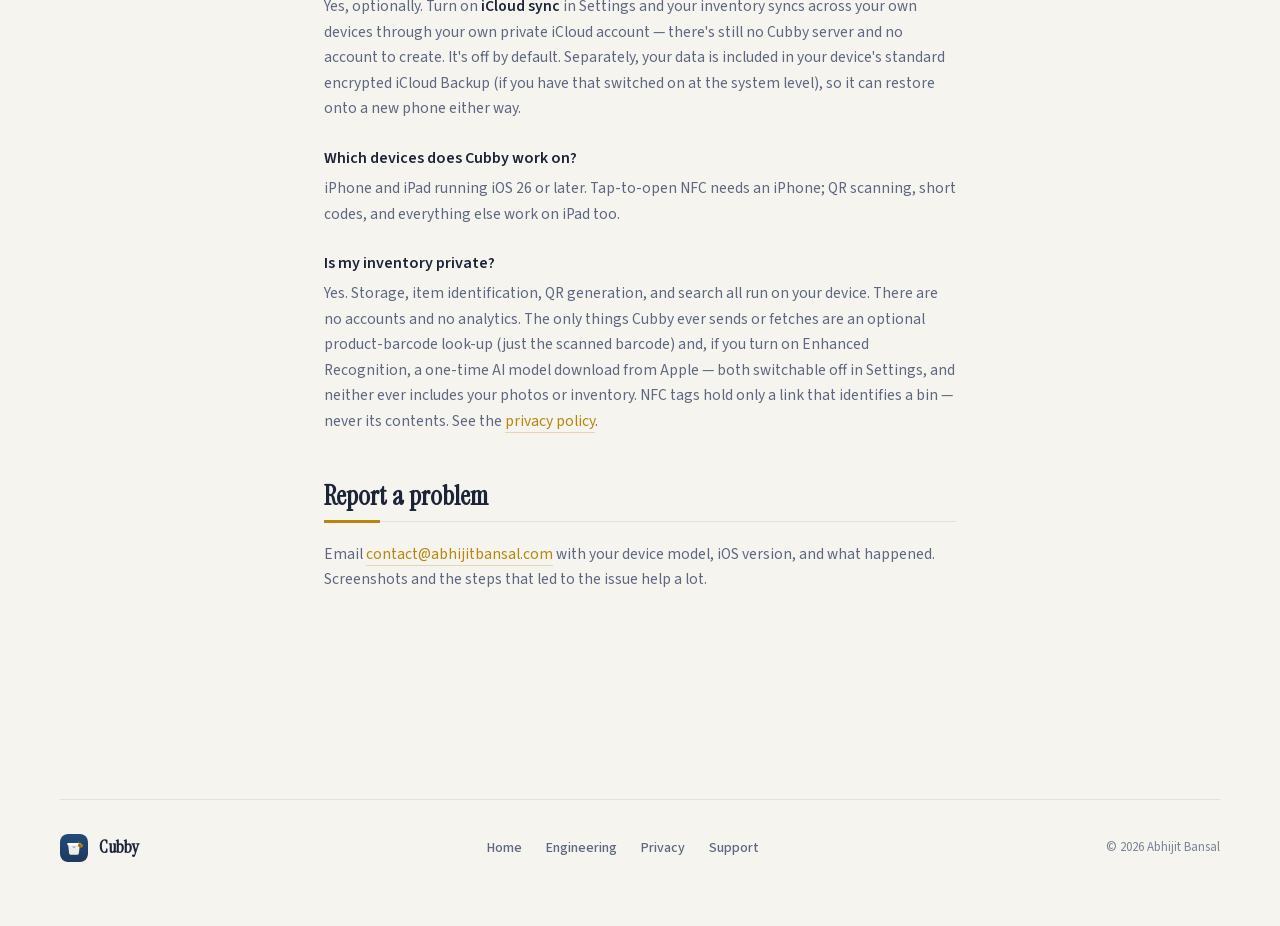
<file: support.html>
<!DOCTYPE html>
<html lang="en">
<head>
  <meta charset="utf-8">
  <meta name="viewport" content="width=device-width, initial-scale=1">
  <title>Support — Cubby</title>
  <meta name="description" content="Cubby support and frequently asked questions: tagging bins, scanning, adding items, printing labels, and privacy.">
  <link rel="canonical" href="https://gotcubby.com/support.html">
  <link rel="icon" type="image/svg+xml" href="assets/icon.svg">
  <link rel="apple-touch-icon" href="assets/icon.svg">
  <link rel="stylesheet" href="assets/style.css">
  <link rel="stylesheet" href="assets/home.css">
  <link rel="stylesheet" href="assets/legal.css">
  <meta http-equiv="Content-Security-Policy" content="default-src 'self'; script-src 'none'; style-src 'self'; img-src 'self'; font-src 'self'; object-src 'none'; form-action 'none'; base-uri 'self'">
  <meta property="og:type" content="website">
  <meta property="og:site_name" content="Cubby">
  <meta property="og:title" content="Support — Cubby">
  <meta property="og:description" content="Cubby support and frequently asked questions: tagging bins, scanning, adding items, printing labels, and privacy.">
  <meta property="og:url" content="https://gotcubby.com/support.html">
  <meta property="og:image" content="https://gotcubby.com/assets/og-image.png">
  <meta property="og:image:width" content="1200">
  <meta property="og:image:height" content="630">
  <meta property="og:image:alt" content="Cubby — find anything in your bins">
  <meta property="og:locale" content="en_US">
  <meta name="twitter:card" content="summary_large_image">
  <meta name="twitter:title" content="Support — Cubby">
  <meta name="twitter:description" content="Cubby support and frequently asked questions: tagging bins, scanning, adding items, printing labels, and privacy.">
  <meta name="twitter:image" content="https://gotcubby.com/assets/og-image.png">
</head>
<body class="home-page">
<div class="home" id="top">

  <nav class="home-nav home-nav--page">
    <a class="brand" href="index.html">
      <img src="assets/icon.svg" alt="">
      <span class="name">Cubby</span>
    </a>
    <div class="links">
      <a href="index.html#features">What it does</a>
      <a href="index.html#how">How it works</a>
      <a href="swiftdata-cloudkit-production.html">Engineering</a>
      <a href="privacy.html">Privacy</a>
      <a href="support.html" aria-current="page">Support</a>
      <a class="cta-pill" href="index.html#download">Join the beta</a>
    </div>
  </nav>

  <main class="legal">
    <div class="legal-header">
      <div class="legal-kicker">Cubby · support</div>
      <h1>Can't find it? <em>Let's fix that.</em></h1>
      <p class="legal-lead">
        Tag your racks and bins, tap or scan to see what's inside, and add
        items with the camera — all on your iPhone or iPad. Answers to the
        common questions below; everything else by email.
      </p>
    </div>

    <div class="legal-content">
      <h2>Frequently asked questions</h2><div class="rule"></div>

      <h3>How do I get started?</h3>
      <p>
        Create a rack, then add bins to it. Stick a Cubby NFC tag and a
        printed QR label on each rack and tub, and use <strong>Write NFC
        tag</strong> to program the tag in one tap. Then open a bin and start
        adding what's inside. You only have to tag a bin once.
      </p>

      <h3>How do I add an item to a bin?</h3>
      <p>
        Open the bin and tap <strong>Add item</strong>. Point the camera at
        the item and Cubby uses on-device Vision to suggest a name instantly. If the
        shot looks blurry it flags it so you can retake — but you're never blocked
        from saving. Accept the suggestion, edit it, or type your own, set a
        quantity, and save. You can add a note or capture a product barcode too.
      </p>

      <h3>What is Enhanced Recognition (AI naming)?</h3>
      <p>
        An optional upgrade over the built-in Vision suggestion. Turn it on in
        <strong>Settings → Enhanced Recognition</strong> and Cubby downloads a small
        AI model once (about 1.2 GB, from Apple's servers) that then runs entirely
        on your phone. It looks more closely at what you photographed and can turn
        a vague suggestion like "container" into something specific like "Vlasic
        dill pickles." It never overwrites a name you've already typed, and every
        photo it analyzes stays on-device — see the
        <a href="privacy.html">privacy policy</a> for the full picture. You can
        delete the downloaded model any time from the same Settings screen.
      </p>

      <h3>What's the difference between the NFC tag and the QR code?</h3>
      <p>
        They do the same thing — open the bin or rack — by different means. The
        NFC tag is the fastest: hold an iPhone near it and Cubby opens, even
        from the lock screen. The QR label is the universal fallback that also
        works on iPad and on any phone's camera. Every label also prints a
        short human code like <code>BIN-12</code> so you can always find a bin
        by hand if a scan fails.
      </p>

      <h3>Tapping a tag doesn't open the app — what's wrong?</h3>
      <p>
        Tap-to-open uses NFC, which is available on iPhone (not iPad). Make
        sure NFC tag reading is on and hold the top of the phone to the tag for
        a moment. If the app still doesn't open from a tap, use the QR label or
        the <code>BIN-12</code> short code instead, and scan the QR from inside
        Cubby. Newly programmed tags can take a few seconds to register.
      </p>

      <h3>How do I scan items in and out?</h3>
      <p>
        Open a bin and use scan-in to add an item or increase its quantity, and
        scan-out to remove one or decrease the quantity. To relocate something,
        move the item to another bin. Every change is recorded in the activity
        feed so you can see the history of any bin or item.
      </p>

      <h3>How do I print labels?</h3>
      <p>
        Open a rack or pick bins, choose <strong>Print labels</strong>, and
        Cubby builds a single PDF you can send to a printer over AirPrint or
        save to Files. Pick the Avery letter-sheet grid for a page of labels,
        or single-per-page for a roll label printer.
      </p>

      <h3>Can I use Cubby on more than one device?</h3>
      <p>
        Yes, optionally. Turn on <strong>iCloud sync</strong> in Settings and your
        inventory syncs across your own devices through your own private iCloud
        account — there's still no Cubby server and no account to create. It's off
        by default. Separately, your data is included in your device's standard
        encrypted iCloud Backup (if you have that switched on at the system level),
        so it can restore onto a new phone either way.
      </p>

      <h3>Which devices does Cubby work on?</h3>
      <p>
        iPhone and iPad running iOS 26 or later. Tap-to-open NFC needs an
        iPhone; QR scanning, short codes, and everything else work on iPad too.
      </p>

      <h3>Is my inventory private?</h3>
      <p>
        Yes. Storage, item identification, QR generation, and search all run on
        your device. There are no accounts and no analytics. The only things
        Cubby ever sends or fetches are an optional product-barcode look-up (just
        the scanned barcode) and, if you turn on Enhanced Recognition, a one-time
        AI model download from Apple — both switchable off in Settings, and
        neither ever includes your photos or inventory. NFC tags hold only a
        link that identifies a bin — never its contents. See the
        <a href="privacy.html">privacy policy</a>.
      </p>

      <h2>Report a problem</h2><div class="rule"></div>
      <p>
        Email <a href="mailto:contact@abhijitbansal.com">contact@abhijitbansal.com</a>
        with your device model, iOS version, and what happened. Screenshots and
        the steps that led to the issue help a lot.
      </p>
    </div>
  </main>

  <footer class="home-footer home-footer--page">
    <a class="brand" href="index.html">
      <img src="assets/icon.svg" alt="">
      <span class="name">Cubby</span>
    </a>
    <div class="links">
      <a href="index.html">Home</a>
      <a href="swiftdata-cloudkit-production.html">Engineering</a>
      <a href="privacy.html">Privacy</a>
      <a href="support.html">Support</a>
    </div>
    <div class="copyright">© 2026 Abhijit Bansal</div>
  </footer>

</div>
</body>
</html>
</file>
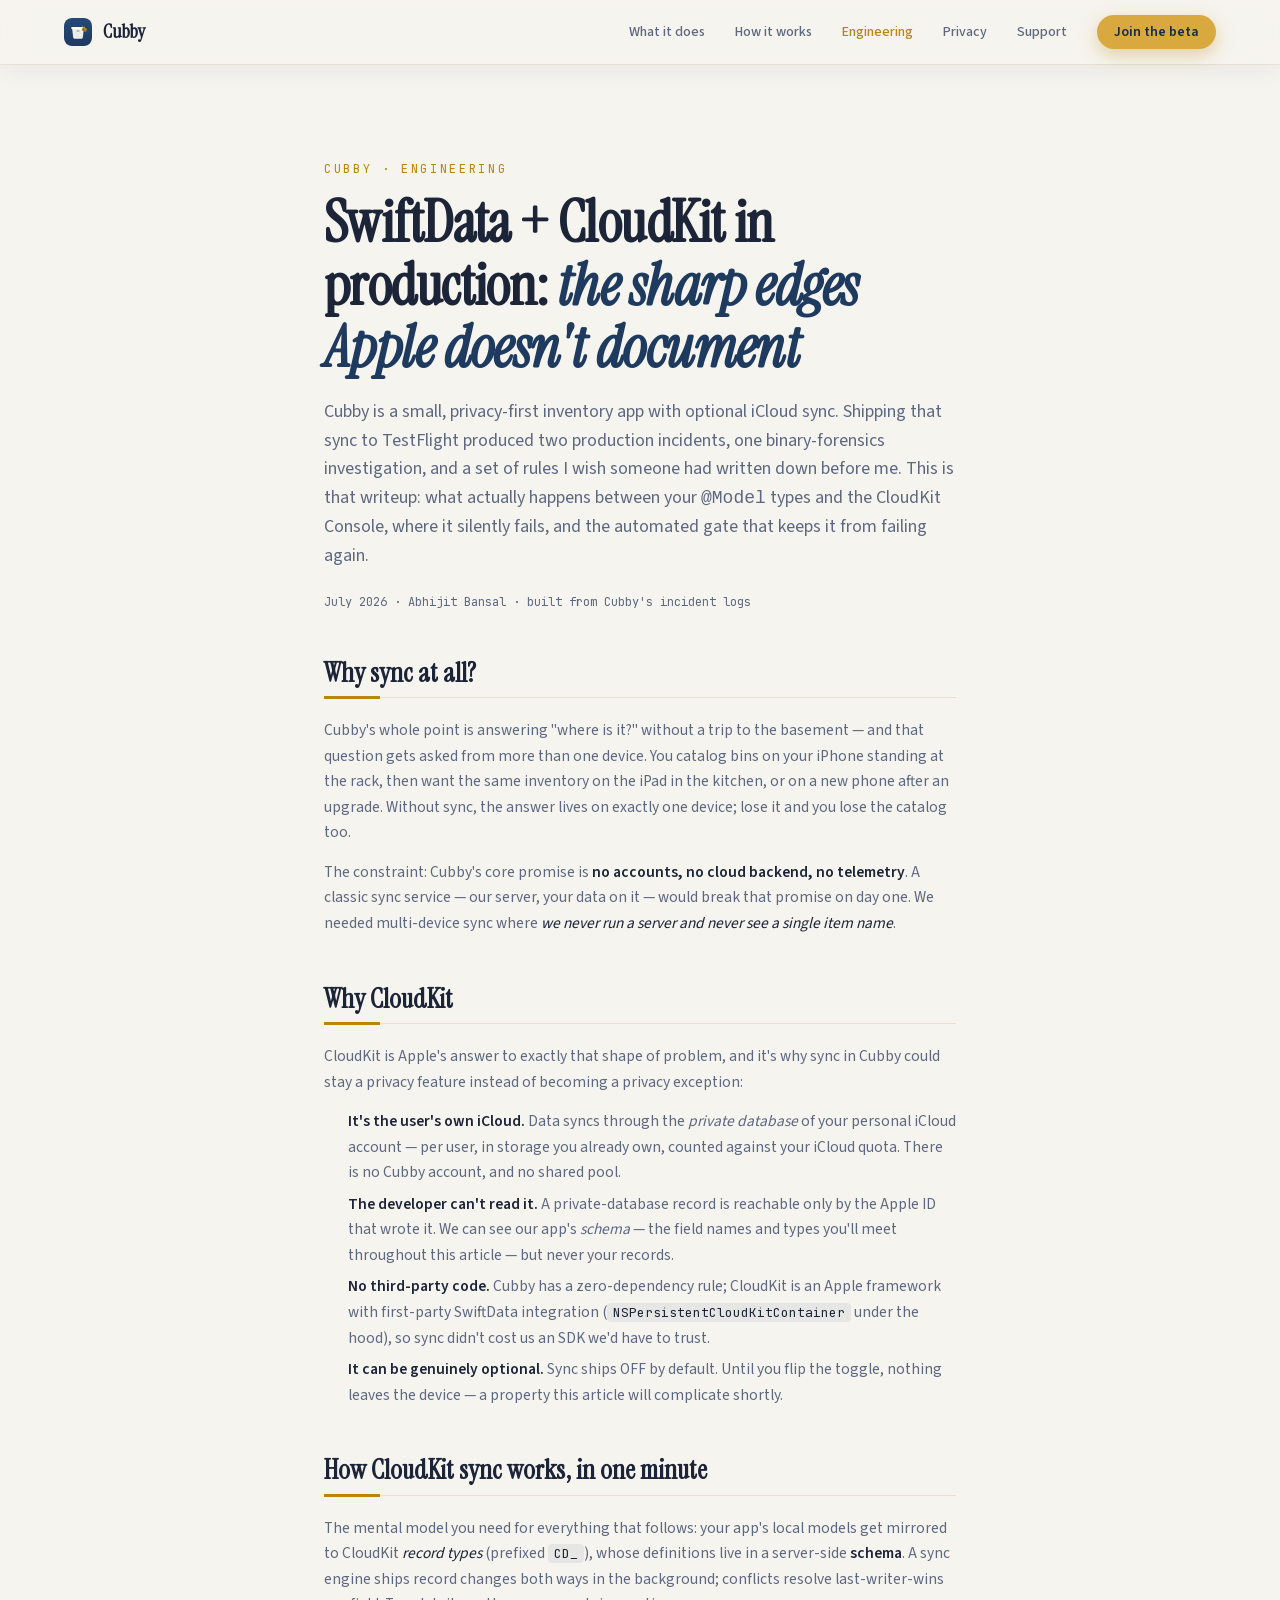
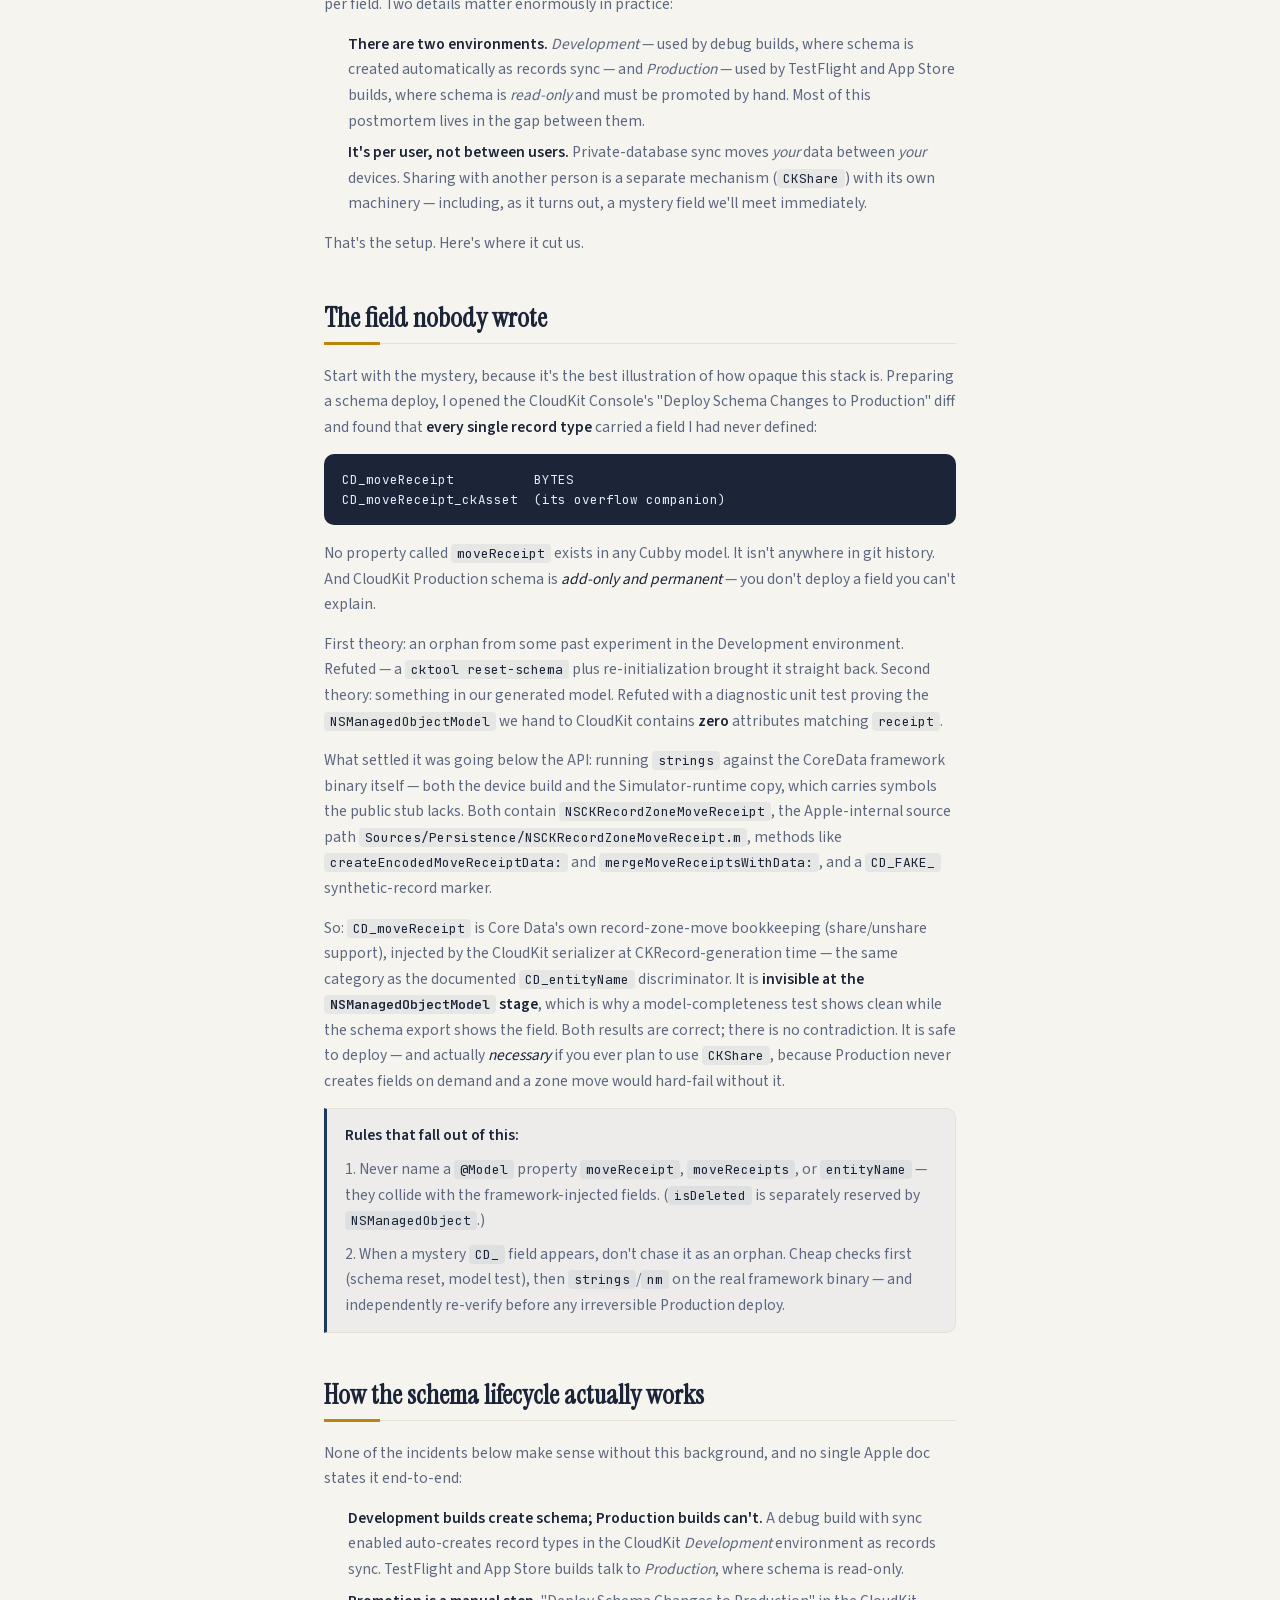
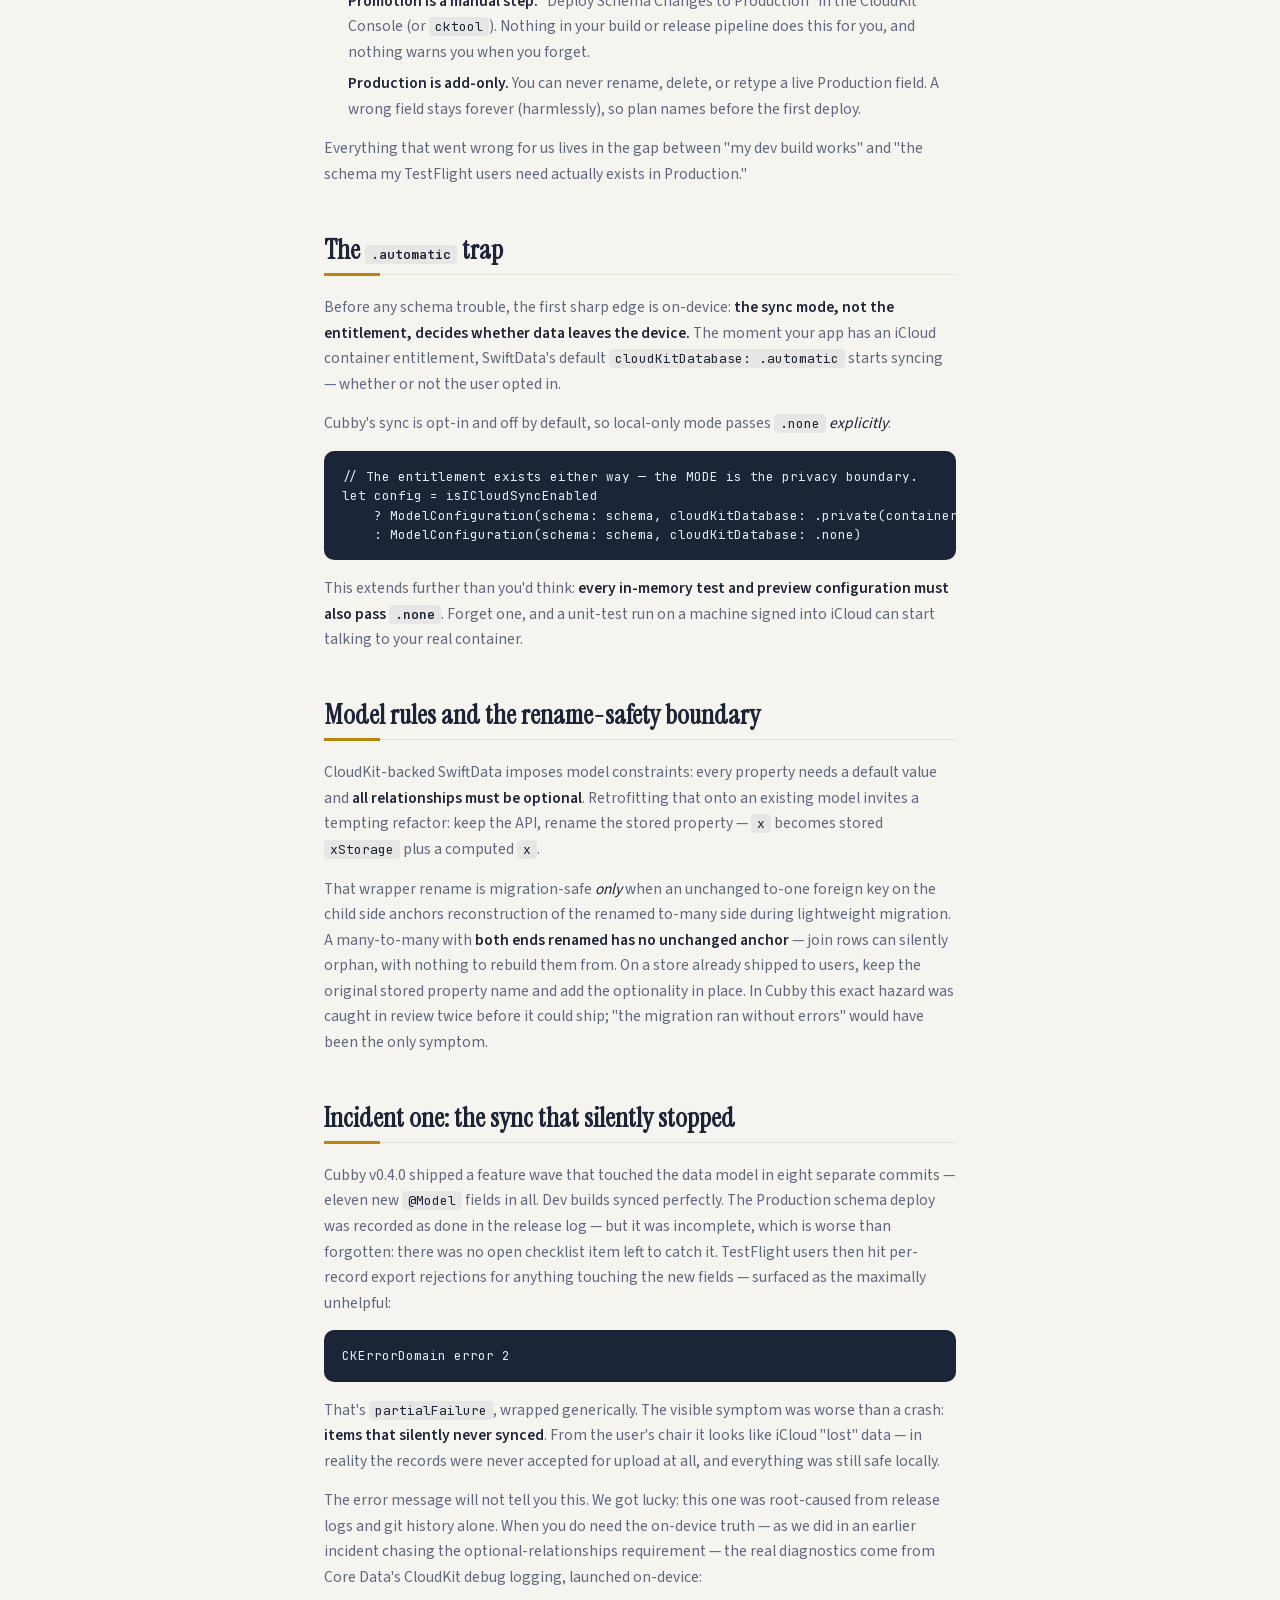
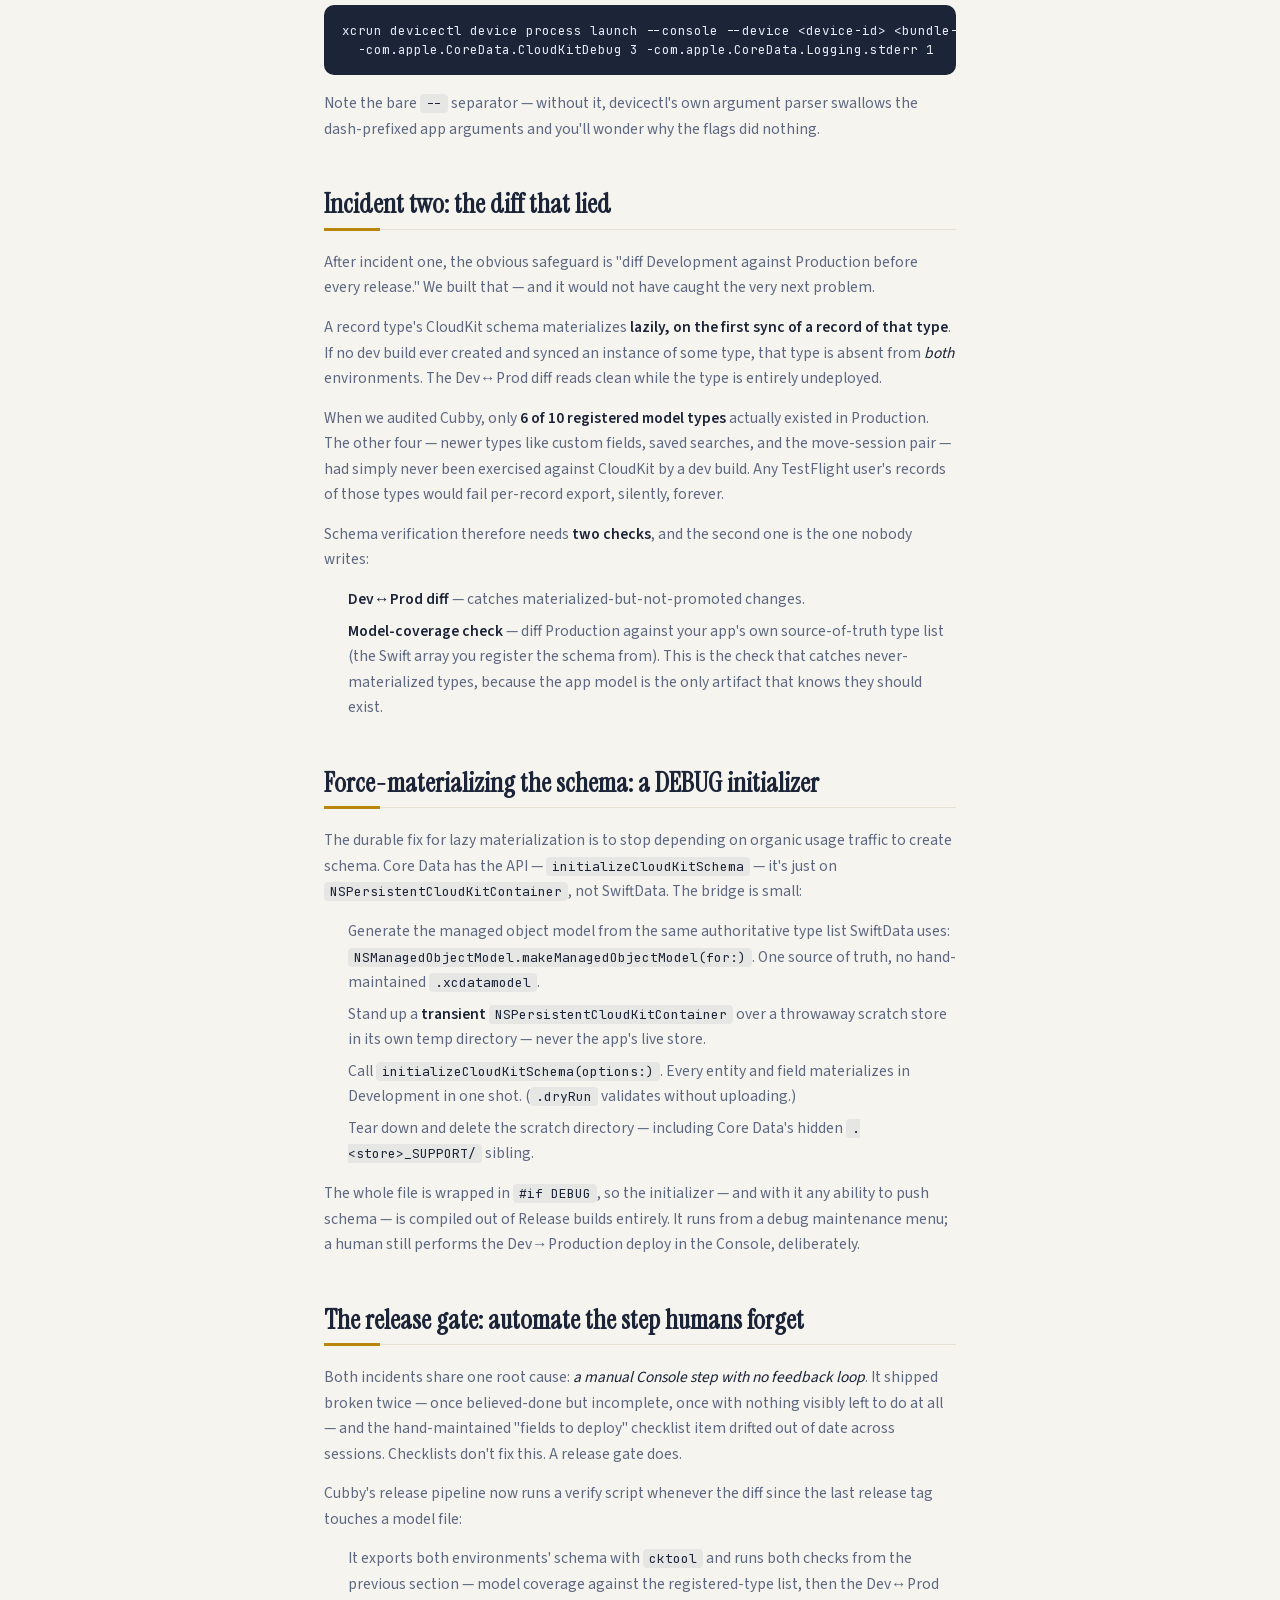
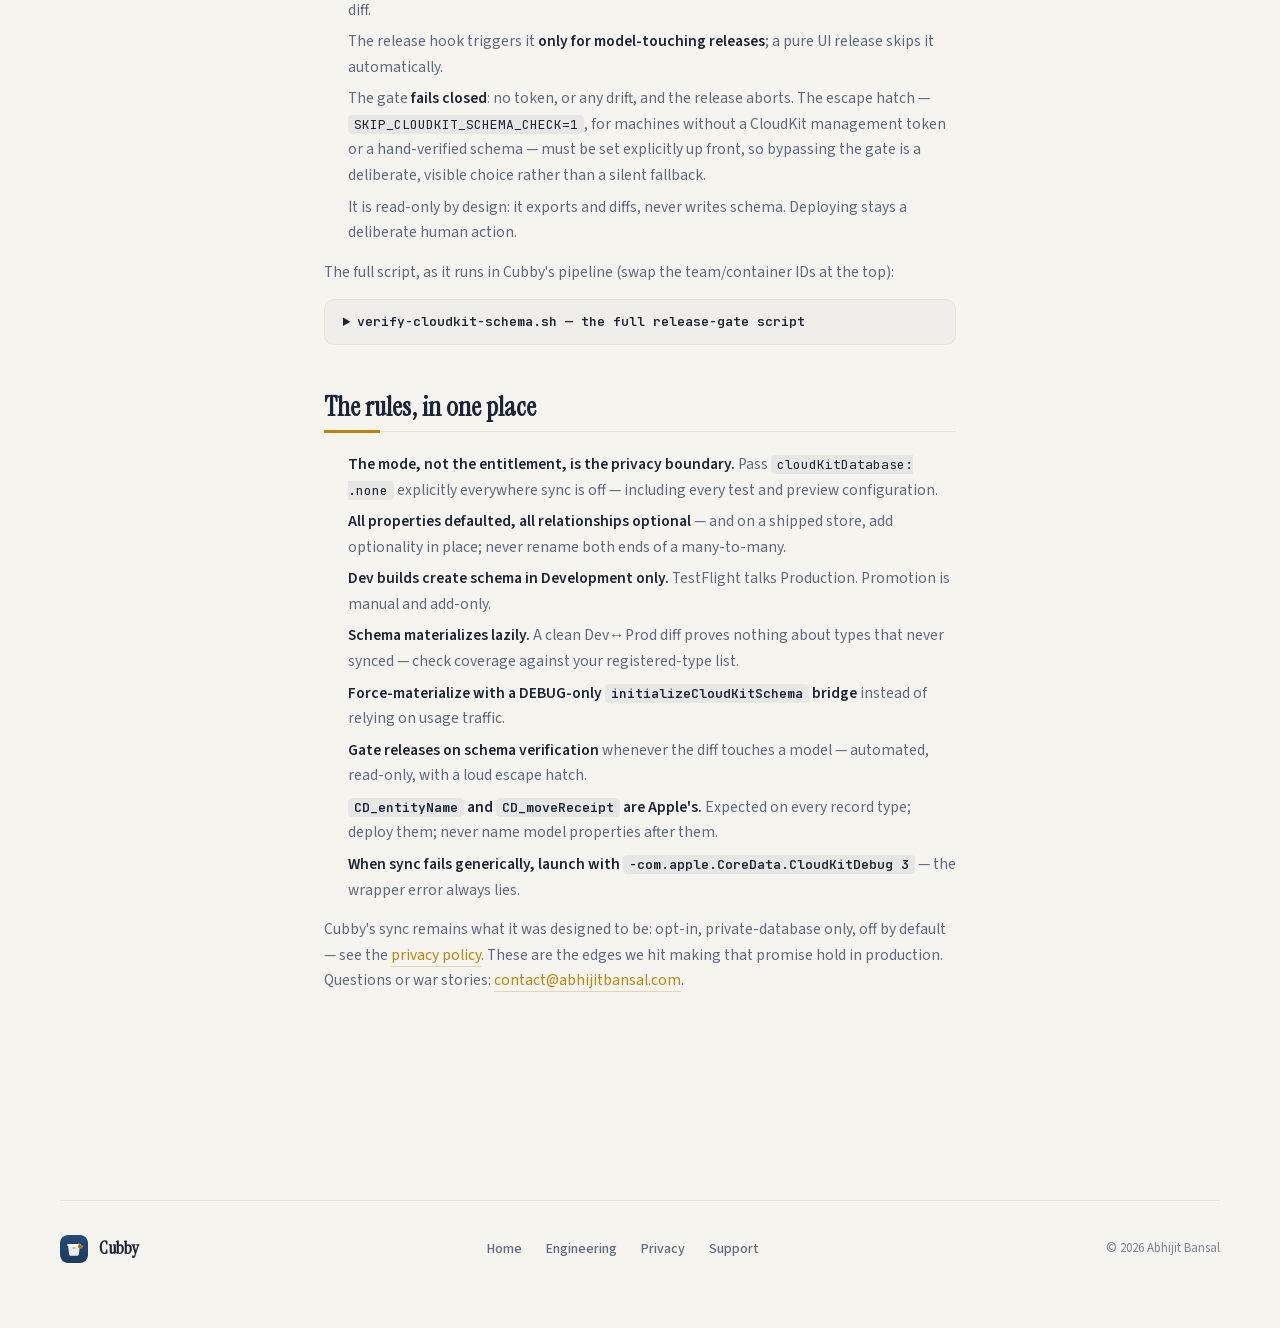
<file: swiftdata-cloudkit-production.html>
<!DOCTYPE html>
<html lang="en">
<head>
  <meta charset="utf-8">
  <meta name="viewport" content="width=device-width, initial-scale=1">
  <title>SwiftData + CloudKit in production: the sharp edges Apple doesn't document — Cubby Engineering</title>
  <meta name="description" content="A production postmortem: the mystery CD_moveReceipt field, the .automatic sync trap, lazy schema materialization that passes a clean diff while losing data, and the release gate that stops it happening again.">
  <link rel="canonical" href="https://gotcubby.com/swiftdata-cloudkit-production.html">
  <link rel="icon" type="image/svg+xml" href="assets/icon.svg">
  <link rel="apple-touch-icon" href="assets/icon.svg">
  <link rel="stylesheet" href="assets/style.css">
  <link rel="stylesheet" href="assets/home.css">
  <link rel="stylesheet" href="assets/legal.css">
  <link rel="stylesheet" href="assets/article.css">
  <meta http-equiv="Content-Security-Policy" content="default-src 'self'; script-src 'none'; style-src 'self'; img-src 'self'; font-src 'self'; object-src 'none'; form-action 'none'; base-uri 'self'">
  <meta property="og:type" content="article">
  <meta property="og:site_name" content="Cubby">
  <meta property="og:title" content="SwiftData + CloudKit in production: the sharp edges Apple doesn't document">
  <meta property="og:description" content="The mystery CD_moveReceipt field, the .automatic sync trap, lazy schema materialization, and the release gate that stops silent data loss.">
  <meta property="og:url" content="https://gotcubby.com/swiftdata-cloudkit-production.html">
  <meta property="og:image" content="https://gotcubby.com/assets/og-image.png">
  <meta property="og:image:width" content="1200">
  <meta property="og:image:height" content="630">
  <meta property="og:image:alt" content="Cubby — find anything in your bins">
  <meta property="og:locale" content="en_US">
  <meta name="keywords" content="SwiftData, CloudKit, NSPersistentCloudKitContainer, CD_moveReceipt, initializeCloudKitSchema, CloudKit Production schema, CKErrorDomain error 2, partialFailure, cktool, TestFlight sync, iOS 26">
  <meta property="article:published_time" content="2026-07-18">
  <meta property="article:author" content="Abhijit Bansal">
  <meta property="article:section" content="Engineering">
  <script type="application/ld+json">
  {
    "@context": "https://schema.org",
    "@type": "TechArticle",
    "headline": "SwiftData + CloudKit in production: the sharp edges Apple doesn't document",
    "description": "A production postmortem: the framework-injected CD_moveReceipt field, the .automatic sync trap, lazy schema materialization that passes a clean diff while silently losing sync, a DEBUG initializeCloudKitSchema bridge, and an automated cktool release gate.",
    "url": "https://gotcubby.com/swiftdata-cloudkit-production.html",
    "datePublished": "2026-07-18",
    "author": {"@type": "Person", "name": "Abhijit Bansal", "email": "contact@abhijitbansal.com"},
    "publisher": {"@type": "Organization", "name": "Cubby", "url": "https://gotcubby.com/"},
    "image": "https://gotcubby.com/assets/og-image.png",
    "keywords": ["SwiftData", "CloudKit", "NSPersistentCloudKitContainer", "CD_moveReceipt", "initializeCloudKitSchema", "CloudKit Production schema deploy", "CKErrorDomain error 2", "cktool", "lazy schema materialization", "iOS 26"],
    "proficiencyLevel": "Expert",
    "about": [
      {"@type": "Thing", "name": "CloudKit schema lifecycle"},
      {"@type": "Thing", "name": "SwiftData iCloud sync"}
    ]
  }
  </script>
  <meta name="twitter:card" content="summary_large_image">
  <meta name="twitter:title" content="SwiftData + CloudKit in production: the sharp edges Apple doesn't document">
  <meta name="twitter:description" content="A production postmortem from building Cubby's iCloud sync.">
  <meta name="twitter:image" content="https://gotcubby.com/assets/og-image.png">
</head>
<body class="home-page">
<div class="home" id="top">

  <nav class="home-nav home-nav--page">
    <a class="brand" href="index.html">
      <img src="assets/icon.svg" alt="">
      <span class="name">Cubby</span>
    </a>
    <div class="links">
      <a href="index.html#features">What it does</a>
      <a href="index.html#how">How it works</a>
      <a href="swiftdata-cloudkit-production.html" aria-current="page">Engineering</a>
      <a href="privacy.html">Privacy</a>
      <a href="support.html">Support</a>
      <a class="cta-pill" href="index.html#download">Join the beta</a>
    </div>
  </nav>

  <main class="legal article">
    <div class="legal-header">
      <div class="legal-kicker">Cubby · engineering</div>
      <h1>SwiftData + CloudKit in production: <em>the sharp edges Apple doesn't document</em></h1>
      <p class="legal-lead">
        Cubby is a small, privacy-first inventory app with optional iCloud sync.
        Shipping that sync to TestFlight produced two production incidents, one
        binary-forensics investigation, and a set of rules I wish someone had
        written down before me. This is that writeup: what actually happens
        between your <code>@Model</code> types and the CloudKit Console, where
        it silently fails, and the automated gate that keeps it from failing again.
      </p>
      <p class="legal-meta">July 2026 · Abhijit Bansal · built from Cubby's incident logs</p>
    </div>

    <div class="legal-content">

      <h2>Why sync at all?</h2><div class="rule"></div>
      <p>
        Cubby's whole point is answering "where is it?" without a trip to the
        basement — and that question gets asked from more than one device. You
        catalog bins on your iPhone standing at the rack, then want the same
        inventory on the iPad in the kitchen, or on a new phone after an
        upgrade. Without sync, the answer lives on exactly one device; lose it
        and you lose the catalog too.
      </p>
      <p>
        The constraint: Cubby's core promise is <strong>no accounts, no cloud
        backend, no telemetry</strong>. A classic sync service — our server,
        your data on it — would break that promise on day one. We needed
        multi-device sync where <em>we never run a server and never see a
        single item name</em>.
      </p>

      <h2>Why CloudKit</h2><div class="rule"></div>
      <p>
        CloudKit is Apple's answer to exactly that shape of problem, and it's
        why sync in Cubby could stay a privacy feature instead of becoming a
        privacy exception:
      </p>
      <ul>
        <li><strong>It's the user's own iCloud.</strong> Data syncs through the
        <em>private database</em> of your personal iCloud account — per user,
        in storage you already own, counted against your iCloud quota. There is
        no Cubby account, and no shared pool.</li>
        <li><strong>The developer can't read it.</strong> A private-database
        record is reachable only by the Apple ID that wrote it. We can see our
        app's <em>schema</em> — the field names and types you'll meet throughout
        this article — but never your records.</li>
        <li><strong>No third-party code.</strong> Cubby has a zero-dependency
        rule; CloudKit is an Apple framework with first-party SwiftData
        integration (<code>NSPersistentCloudKitContainer</code> under the hood),
        so sync didn't cost us an SDK we'd have to trust.</li>
        <li><strong>It can be genuinely optional.</strong> Sync ships OFF by
        default. Until you flip the toggle, nothing leaves the device — a
        property this article will complicate shortly.</li>
      </ul>

      <h2>How CloudKit sync works, in one minute</h2><div class="rule"></div>
      <p>
        The mental model you need for everything that follows: your app's local
        models get mirrored to CloudKit <em>record types</em> (prefixed
        <code>CD_</code>), whose definitions live in a server-side
        <strong>schema</strong>. A sync engine ships record changes both ways in
        the background; conflicts resolve last-writer-wins per field. Two
        details matter enormously in practice:
      </p>
      <ul>
        <li><strong>There are two environments.</strong> <em>Development</em> —
        used by debug builds, where schema is created automatically as records
        sync — and <em>Production</em> — used by TestFlight and App Store
        builds, where schema is <em>read-only</em> and must be promoted by hand.
        Most of this postmortem lives in the gap between them.</li>
        <li><strong>It's per user, not between users.</strong> Private-database
        sync moves <em>your</em> data between <em>your</em> devices. Sharing
        with another person is a separate mechanism (<code>CKShare</code>) with
        its own machinery — including, as it turns out, a mystery field we'll
        meet immediately.</li>
      </ul>
      <p>
        That's the setup. Here's where it cut us.
      </p>

      <h2>The field nobody wrote</h2><div class="rule"></div>
      <p>
        Start with the mystery, because it's the best illustration of how opaque
        this stack is. Preparing a schema deploy, I opened the CloudKit Console's
        "Deploy Schema Changes to Production" diff and found that <strong>every
        single record type</strong> carried a field I had never defined:
      </p>
      <pre><code>CD_moveReceipt          BYTES
CD_moveReceipt_ckAsset  (its overflow companion)</code></pre>
      <p>
        No property called <code>moveReceipt</code> exists in any Cubby model. It
        isn't anywhere in git history. And CloudKit Production schema is
        <em>add-only and permanent</em> — you don't deploy a field you can't
        explain.
      </p>
      <p>
        First theory: an orphan from some past experiment in the Development
        environment. Refuted — a <code>cktool reset-schema</code> plus
        re-initialization brought it straight back. Second theory: something in
        our generated model. Refuted with a diagnostic unit test proving the
        <code>NSManagedObjectModel</code> we hand to CloudKit contains
        <strong>zero</strong> attributes matching <code>receipt</code>.
      </p>
      <p>
        What settled it was going below the API: running <code>strings</code>
        against the CoreData framework binary itself — both the device build and
        the Simulator-runtime copy, which carries symbols the public stub lacks.
        Both contain <code>NSCKRecordZoneMoveReceipt</code>, the Apple-internal
        source path <code>Sources/Persistence/NSCKRecordZoneMoveReceipt.m</code>,
        methods like <code>createEncodedMoveReceiptData:</code> and
        <code>mergeMoveReceiptsWithData:</code>, and a <code>CD_FAKE_</code>
        synthetic-record marker.
      </p>
      <p>
        So: <code>CD_moveReceipt</code> is Core Data's own record-zone-move
        bookkeeping (share/unshare support), injected by the CloudKit serializer
        at CKRecord-generation time — the same category as the documented
        <code>CD_entityName</code> discriminator. It is <strong>invisible at the
        <code>NSManagedObjectModel</code> stage</strong>, which is why a
        model-completeness test shows clean while the schema export shows the
        field. Both results are correct; there is no contradiction. It is safe to
        deploy — and actually <em>necessary</em> if you ever plan to use
        <code>CKShare</code>, because Production never creates fields on demand
        and a zone move would hard-fail without it.
      </p>
      <div class="callout">
        <p><strong>Rules that fall out of this:</strong></p>
        <p>1. Never name a <code>@Model</code> property <code>moveReceipt</code>,
        <code>moveReceipts</code>, or <code>entityName</code> — they collide with
        the framework-injected fields. (<code>isDeleted</code> is separately
        reserved by <code>NSManagedObject</code>.)</p>
        <p>2. When a mystery <code>CD_</code> field appears, don't chase it as an
        orphan. Cheap checks first (schema reset, model test), then
        <code>strings</code>/<code>nm</code> on the real framework binary — and
        independently re-verify before any irreversible Production deploy.</p>
      </div>

      <h2>How the schema lifecycle actually works</h2><div class="rule"></div>
      <p>
        None of the incidents below make sense without this background, and no
        single Apple doc states it end-to-end:
      </p>
      <ul>
        <li><strong>Development builds create schema; Production builds can't.</strong>
        A debug build with sync enabled auto-creates record types in the CloudKit
        <em>Development</em> environment as records sync. TestFlight and App
        Store builds talk to <em>Production</em>, where schema is read-only.</li>
        <li><strong>Promotion is a manual step.</strong> "Deploy Schema Changes to
        Production" in the CloudKit Console (or <code>cktool</code>). Nothing in
        your build or release pipeline does this for you, and nothing warns you
        when you forget.</li>
        <li><strong>Production is add-only.</strong> You can never rename, delete,
        or retype a live Production field. A wrong field stays forever
        (harmlessly), so plan names before the first deploy.</li>
      </ul>
      <p>
        Everything that went wrong for us lives in the gap between "my dev build
        works" and "the schema my TestFlight users need actually exists in
        Production."
      </p>

      <h2>The <code>.automatic</code> trap</h2><div class="rule"></div>
      <p>
        Before any schema trouble, the first sharp edge is on-device:
        <strong>the sync mode, not the entitlement, decides whether data leaves
        the device.</strong> The moment your app has an iCloud container
        entitlement, SwiftData's default <code>cloudKitDatabase: .automatic</code>
        starts syncing — whether or not the user opted in.
      </p>
      <p>
        Cubby's sync is opt-in and off by default, so local-only mode passes
        <code>.none</code> <em>explicitly</em>:
      </p>
      <pre><code>// The entitlement exists either way — the MODE is the privacy boundary.
let config = isICloudSyncEnabled
    ? ModelConfiguration(schema: schema, cloudKitDatabase: .private(containerID))
    : ModelConfiguration(schema: schema, cloudKitDatabase: .none)</code></pre>
      <p>
        This extends further than you'd think: <strong>every in-memory test and
        preview configuration must also pass <code>.none</code></strong>. Forget
        one, and a unit-test run on a machine signed into iCloud can start
        talking to your real container.
      </p>

      <h2>Model rules and the rename-safety boundary</h2><div class="rule"></div>
      <p>
        CloudKit-backed SwiftData imposes model constraints: every property needs
        a default value and <strong>all relationships must be optional</strong>.
        Retrofitting that onto an existing model invites a tempting refactor: keep
        the API, rename the stored property — <code>x</code> becomes stored
        <code>xStorage</code> plus a computed <code>x</code>.
      </p>
      <p>
        That wrapper rename is migration-safe <em>only</em> when an unchanged
        to-one foreign key on the child side anchors reconstruction of the
        renamed to-many side during lightweight migration. A many-to-many with
        <strong>both ends renamed has no unchanged anchor</strong> — join rows
        can silently orphan, with nothing to rebuild them from. On a store
        already shipped to users, keep the original stored property name and add
        the optionality in place. In Cubby this exact hazard was caught in review
        twice before it could ship; "the migration ran without errors" would have
        been the only symptom.
      </p>

      <h2>Incident one: the sync that silently stopped</h2><div class="rule"></div>
      <p>
        Cubby v0.4.0 shipped a feature wave that touched the data model in eight
        separate commits — eleven new <code>@Model</code> fields in all. Dev
        builds synced perfectly. The Production schema deploy was recorded as
        done in the release log — but it was incomplete, which is worse than
        forgotten: there was no open checklist item left to catch it. TestFlight
        users then hit per-record export rejections for anything touching the new
        fields — surfaced as the maximally unhelpful:
      </p>
      <pre><code>CKErrorDomain error 2</code></pre>
      <p>
        That's <code>partialFailure</code>, wrapped generically. The visible
        symptom was worse than a crash: <strong>items that silently never
        synced</strong>. From the user's chair it looks like iCloud "lost" data —
        in reality the records were never accepted for upload at all, and
        everything was still safe locally.
      </p>
      <p>
        The error message will not tell you this. We got lucky: this one was
        root-caused from release logs and git history alone. When you do need
        the on-device truth — as we did in an earlier incident chasing the
        optional-relationships requirement — the real diagnostics come from Core
        Data's CloudKit debug logging, launched on-device:
      </p>
      <pre><code>xcrun devicectl device process launch --console --device &lt;device-id&gt; &lt;bundle-id&gt; -- \
  -com.apple.CoreData.CloudKitDebug 3 -com.apple.CoreData.Logging.stderr 1</code></pre>
      <p>
        Note the bare <code>--</code> separator — without it, devicectl's own
        argument parser swallows the dash-prefixed app arguments and you'll
        wonder why the flags did nothing.
      </p>

      <h2>Incident two: the diff that lied</h2><div class="rule"></div>
      <p>
        After incident one, the obvious safeguard is "diff Development against
        Production before every release." We built that — and it would not have
        caught the very next problem.
      </p>
      <p>
        A record type's CloudKit schema materializes <strong>lazily, on the first
        sync of a record of that type</strong>. If no dev build ever created and
        synced an instance of some type, that type is absent from
        <em>both</em> environments. The Dev↔Prod diff reads clean while
        the type is entirely undeployed.
      </p>
      <p>
        When we audited Cubby, only <strong>6 of 10 registered model types</strong>
        actually existed in Production. The other four — newer types like custom
        fields, saved searches, and the move-session pair — had simply never been
        exercised against CloudKit by a dev build. Any TestFlight user's records
        of those types would fail per-record export, silently, forever.
      </p>
      <p>Schema verification therefore needs <strong>two checks</strong>, and the second one is the one nobody writes:</p>
      <ul>
        <li><strong>Dev↔Prod diff</strong> — catches materialized-but-not-promoted changes.</li>
        <li><strong>Model-coverage check</strong> — diff Production against your
        app's own source-of-truth type list (the Swift array you register the
        schema from). This is the check that catches never-materialized types,
        because the app model is the only artifact that knows they should exist.</li>
      </ul>

      <h2>Force-materializing the schema: a DEBUG initializer</h2><div class="rule"></div>
      <p>
        The durable fix for lazy materialization is to stop depending on organic
        usage traffic to create schema. Core Data has the API —
        <code>initializeCloudKitSchema</code> — it's just on
        <code>NSPersistentCloudKitContainer</code>, not SwiftData. The bridge is
        small:
      </p>
      <ul>
        <li>Generate the managed object model from the same authoritative type
        list SwiftData uses: <code>NSManagedObjectModel.makeManagedObjectModel(for:)</code>.
        One source of truth, no hand-maintained <code>.xcdatamodel</code>.</li>
        <li>Stand up a <strong>transient</strong> <code>NSPersistentCloudKitContainer</code>
        over a throwaway scratch store in its own temp directory — never the
        app's live store.</li>
        <li>Call <code>initializeCloudKitSchema(options:)</code>. Every entity and
        field materializes in Development in one shot. (<code>.dryRun</code>
        validates without uploading.)</li>
        <li>Tear down and delete the scratch directory — including Core Data's
        hidden <code>.&lt;store&gt;_SUPPORT/</code> sibling.</li>
      </ul>
      <p>
        The whole file is wrapped in <code>#if DEBUG</code>, so the initializer —
        and with it any ability to push schema — is compiled out of Release
        builds entirely. It runs from a debug maintenance menu; a human still
        performs the Dev→Production deploy in the Console, deliberately.
      </p>

      <h2>The release gate: automate the step humans forget</h2><div class="rule"></div>
      <p>
        Both incidents share one root cause: <em>a manual Console step with no
        feedback loop</em>. It shipped broken twice — once believed-done but
        incomplete, once with nothing visibly left to do at all — and the
        hand-maintained "fields to deploy" checklist item drifted out of date
        across sessions. Checklists don't fix this. A release gate does.
      </p>
      <p>Cubby's release pipeline now runs a verify script whenever the diff since the last release tag touches a model file:</p>
      <ul>
        <li>It exports both environments' schema with <code>cktool</code> and runs
        both checks from the previous section — model coverage against the
        registered-type list, then the Dev↔Prod diff.</li>
        <li>The release hook triggers it <strong>only for model-touching
        releases</strong>; a pure UI release skips it automatically.</li>
        <li>The gate <strong>fails closed</strong>: no token, or any drift, and
        the release aborts. The escape hatch — <code>SKIP_CLOUDKIT_SCHEMA_CHECK=1</code>,
        for machines without a CloudKit management token or a hand-verified
        schema — must be set explicitly up front, so bypassing the gate is a
        deliberate, visible choice rather than a silent fallback.</li>
        <li>It is read-only by design: it exports and diffs, never writes schema.
        Deploying stays a deliberate human action.</li>
      </ul>
      <p>The full script, as it runs in Cubby's pipeline (swap the team/container IDs at the top):</p>
      <details>
        <summary>verify-cloudkit-schema.sh — the full release-gate script</summary>
<pre><code>#!/usr/bin/env bash
#
# Verify Cubby&#x27;s CloudKit PRODUCTION schema matches DEVELOPMENT — i.e. that every
# @Model schema change has actually been deployed to Production.
#
# Why this exists: TestFlight/App Store builds talk to CloudKit **Production**; dev
# builds auto-create schema in **Development** from the current SwiftData model. So
# Development is the app-model ground truth, and any record type / field present in
# Development but MISSING from Production is a change that was never deployed —
# exactly the BUG-039 failure (undeployed field → per-record export rejection →
# generic &quot;CKErrorDomain error 2&quot; → items that silently never sync). Run this as a
# release preflight whenever a release&#x27;s diff touches a @Model.
#
# Read-only: it EXPORTS schema and diffs. It never writes schema, never touches
# records, never touches data. (Deploying the fix stays a Console &quot;Deploy Schema
# Changes to Production&quot; action, or `cktool import-schema` — add-only, deliberate,
# not automated here.)
#
# Ground-truth caveat: Development only reflects the CURRENT model if a current dev
# build has actually run against CloudKit Development (sync ON) and materialized the
# schema. Run the app once on the simulator/device with sync enabled before trusting
# a &quot;clean&quot; result.
#
# Setup (once): create a CloudKit **management token** and save it to the keychain.
#   1. https://icloud.developer.apple.com/dashboard → gear / Settings → &quot;Tokens&quot;
#      → create a &quot;CloudKit Management Token&quot;, copy it.
#   2. xcrun cktool save-token --type management     # secure prompt, keychain-stored
# The token is a powerful credential (can modify/reset schema). Keep it in the
# keychain (the default) — never commit it, never pass it on an argv the shell logs.
# cktool also accepts it via the CLOUDKIT_MANAGEMENT_TOKEN env var if you prefer.
#
# Usage:
#   ./scripts/verify-cloudkit-schema.sh
#   TEAM_ID=XXXX CONTAINER_ID=iCloud.foo ./scripts/verify-cloudkit-schema.sh  # override
#
# Exit codes: 0 = Production matches Development · 1 = drift (undeployed changes) ·
#             2 = setup problem (cktool missing, no token).
#
set -euo pipefail

TEAM_ID=&quot;${TEAM_ID:-XDTAU7RN57}&quot;
CONTAINER_ID=&quot;${CONTAINER_ID:-iCloud.com.abhijitbansal.Cubby}&quot;

REPO_ROOT=&quot;$(cd &quot;$(dirname &quot;${BASH_SOURCE[0]}&quot;)/..&quot; &amp;&amp; pwd)&quot;
OUT_DIR=&quot;${REPO_ROOT}/.scratch&quot;          # gitignored
DEV_FILE=&quot;${OUT_DIR}/cloudkit-schema-development.ckdb&quot;
PROD_FILE=&quot;${OUT_DIR}/cloudkit-schema-production.ckdb&quot;
SCHEMA_SWIFT=&quot;$(find &quot;${REPO_ROOT}/Cubby&quot; -name CubbyModelSchema.swift 2&gt;/dev/null | head -1)&quot;

fail() { echo &quot;error: $*&quot; &gt;&amp;2; exit 2; }

command -v xcrun &gt;/dev/null 2&gt;&amp;1 || fail &quot;xcrun not found (need Xcode command-line tools).&quot;
xcrun --find cktool &gt;/dev/null 2&gt;&amp;1 || fail &quot;cktool not found (ships with Xcode).&quot;

# Token check: any authorized command proves the token resolves. Guard the pipe so
# set -e doesn&#x27;t kill us before we can print the helpful message.
if ! xcrun cktool get-teams &gt;/dev/null 2&gt;&amp;1; then
  cat &gt;&amp;2 &lt;&lt;EOF
error: no CloudKit management token available.
  Create one at https://icloud.developer.apple.com/dashboard (Settings → Tokens),
  then: xcrun cktool save-token --type management
  (or export CLOUDKIT_MANAGEMENT_TOKEN=&lt;token&gt; for this shell only)
EOF
  exit 2
fi

mkdir -p &quot;${OUT_DIR}&quot;

echo &quot;Exporting schema for ${CONTAINER_ID} (team ${TEAM_ID})…&quot;
xcrun cktool export-schema --team-id &quot;${TEAM_ID}&quot; --container-id &quot;${CONTAINER_ID}&quot; \
  --environment development --output-file &quot;${DEV_FILE}&quot;
xcrun cktool export-schema --team-id &quot;${TEAM_ID}&quot; --container-id &quot;${CONTAINER_ID}&quot; \
  --environment production  --output-file &quot;${PROD_FILE}&quot;

problems=0

# ── Check 1: model coverage — every registered @Model type has a CD_ record type
# in PRODUCTION. Stronger than the dev↔prod diff: it compares against the app&#x27;s
# own source-of-truth type list (CubbyModelSchema), so it catches types whose
# CloudKit schema has NEVER materialized in EITHER environment (a record type is
# created lazily, the first time a record of that type syncs — until then it&#x27;s
# absent from Development too, so the diff below reads &quot;clean&quot; while a whole type
# is silently undeployed and will fail per-record export on TestFlight).
echo &quot;── Check 1: model types present in Production schema ──&quot;
if [[ -n &quot;${SCHEMA_SWIFT}&quot; &amp;&amp; -f &quot;${SCHEMA_SWIFT}&quot; ]]; then
  # Extract the `Foo.self, Bar.self, …` type names from persistentModelTypes.
  model_types=&quot;$(sed -n &#x27;/persistentModelTypes/,/]/p&#x27; &quot;${SCHEMA_SWIFT}&quot; \
    | grep -oE &#x27;[A-Za-z_][A-Za-z0-9_]*\.self&#x27; | sed &#x27;s/\.self//&#x27; | sort -u)&quot;
  missing=&quot;&quot;
  for t in ${model_types}; do
    if ! grep -qE &quot;RECORD TYPE CD_${t}([[:space:]]|\()&quot; &quot;${PROD_FILE}&quot;; then
      missing+=&quot;  - CD_${t}&quot;$&#x27;\n&#x27;
    fi
  done
  if [[ -n &quot;${missing}&quot; ]]; then
    problems=1
    echo &quot;✗ Model types with NO CloudKit schema in Production (will fail to sync on TestFlight):&quot;
    printf &#x27;%s&#x27; &quot;${missing}&quot;
    echo &quot;  Cause: no record of these types has synced from a dev build yet, so the&quot;
    echo &quot;  schema was never materialized. Fix: run a dev build (sync ON) that creates&quot;
    echo &quot;  one record of each, re-run this script (Development will now show them),&quot;
    echo &quot;  then Console → Deploy Schema Changes to Production.&quot;
  else
    echo &quot;✓ All registered @Model types have a CD_ record type in Production.&quot;
  fi
else
  echo &quot;? Could not locate CubbyModelSchema.swift — skipped model-coverage check.&quot;
fi

# ── Check 2: no drift between what a dev build materialized (Development) and
# Production. Catches a change present in Dev but not yet deployed.
echo
echo &quot;── Check 2: Production matches Development ──&quot;
if diff -u &quot;${PROD_FILE}&quot; &quot;${DEV_FILE}&quot; &gt;/dev/null 2&gt;&amp;1; then
  echo &quot;✓ Production schema matches Development — no undeployed drift.&quot;
else
  problems=1
  echo &quot;✗ Production DIFFERS from Development — some changes are NOT deployed:&quot;
  # Lines Development has that Production lacks (&#x27;&gt;&#x27; in this diff order).
  diff &quot;${PROD_FILE}&quot; &quot;${DEV_FILE}&quot; | grep -E &#x27;^&gt; &#x27; | sed &#x27;s/^&gt; /  + /&#x27; || true
  echo &quot;  ── full unified diff (prod ↴ dev) ──&quot;
  diff -u &quot;${PROD_FILE}&quot; &quot;${DEV_FILE}&quot; || true
  echo &quot;  Deploy via Console → Deploy Schema Changes to Production (add-only), then re-run.&quot;
fi

echo
echo &quot;  dev:  ${DEV_FILE}&quot;
echo &quot;  prod: ${PROD_FILE}&quot;
[[ &quot;${problems}&quot; -eq 0 ]] &amp;&amp; { echo; echo &quot;✓ Schema fully deployed.&quot;; exit 0; }
echo; echo &quot;✗ Schema NOT fully deployed — see above.&quot;
exit 1
</code></pre>
      </details>

      <h2>The rules, in one place</h2><div class="rule"></div>
      <ul>
        <li><strong>The mode, not the entitlement, is the privacy boundary.</strong>
        Pass <code>cloudKitDatabase: .none</code> explicitly everywhere sync is
        off — including every test and preview configuration.</li>
        <li><strong>All properties defaulted, all relationships optional</strong> —
        and on a shipped store, add optionality in place; never rename both ends
        of a many-to-many.</li>
        <li><strong>Dev builds create schema in Development only.</strong>
        TestFlight talks Production. Promotion is manual and add-only.</li>
        <li><strong>Schema materializes lazily.</strong> A clean Dev↔Prod diff
        proves nothing about types that never synced — check coverage against
        your registered-type list.</li>
        <li><strong>Force-materialize with a DEBUG-only
        <code>initializeCloudKitSchema</code> bridge</strong> instead of relying
        on usage traffic.</li>
        <li><strong>Gate releases on schema verification</strong> whenever the
        diff touches a model — automated, read-only, with a loud escape hatch.</li>
        <li><strong><code>CD_entityName</code> and <code>CD_moveReceipt</code> are
        Apple's.</strong> Expected on every record type; deploy them; never name
        model properties after them.</li>
        <li><strong>When sync fails generically, launch with
        <code>-com.apple.CoreData.CloudKitDebug 3</code></strong> — the wrapper
        error always lies.</li>
      </ul>

      <p>
        Cubby's sync remains what it was designed to be: opt-in, private-database
        only, off by default — see the <a href="privacy.html">privacy policy</a>.
        These are the edges we hit making that promise hold in production.
        Questions or war stories:
        <a href="mailto:contact@abhijitbansal.com">contact@abhijitbansal.com</a>.
      </p>

    </div>
  </main>

  <footer class="home-footer home-footer--page">
    <a class="brand" href="index.html">
      <img src="assets/icon.svg" alt="">
      <span class="name">Cubby</span>
    </a>
    <div class="links">
      <a href="index.html">Home</a>
      <a href="swiftdata-cloudkit-production.html">Engineering</a>
      <a href="privacy.html">Privacy</a>
      <a href="support.html">Support</a>
    </div>
    <div class="copyright">© 2026 Abhijit Bansal</div>
  </footer>

</div>
</body>
</html>
</file>
<file: assets/style.css>
/* Cubby site theme — shared by index/privacy/support.
   Self-hosted fonts (latin subsets) — no third-party requests, no CDNs,
   no trackers. The site mirrors the app's promise: nothing leaves your device. */
@font-face{font-family:'Instrument Serif';font-style:normal;font-weight:400;font-display:swap;src:url(fonts/instrument-serif-regular.woff2) format('woff2')}
@font-face{font-family:'Instrument Serif';font-style:italic;font-weight:400;font-display:swap;src:url(fonts/instrument-serif-italic.woff2) format('woff2')}
@font-face{font-family:'JetBrains Mono';font-style:normal;font-weight:400 600;font-display:swap;src:url(fonts/jetbrains-mono.woff2) format('woff2')}
@font-face{font-family:'Source Sans 3';font-style:normal;font-weight:400 600;font-display:swap;src:url(fonts/source-sans-3.woff2) format('woff2')}

:root{
  --bg:#f6f4ef;
  --text:#1c2438;
  --font-display:'Instrument Serif',Georgia,serif;
  --font-body:'Source Sans 3',-apple-system,sans-serif;
  --font-mono:'JetBrains Mono',ui-monospace,monospace;
}
@media (prefers-color-scheme: dark){
  :root{
    --bg:#151a26;
    --text:#e6eaf2;
  }
}

*{box-sizing:border-box;margin:0;min-width:0}
/* No body padding here: index/privacy/support are all `.home`-scoped pages
   now (see home.css) and handle their own section spacing. An unscoped
   `padding` on body used to inset the full-bleed hero by 52/24px — easy to
   miss because the padding area's color happened to match the hero's own
   dark edge tone in dark mode. --bg/--text stay adaptive here only as a
   pre-.home-page-class fallback (see legal.css's body.home-page override,
   and home.css's own fixed-theme components) — every visible component now
   lives in home.css/legal.css, scoped under `.home`. */
body{background:var(--bg);color:var(--text);font-family:var(--font-body);line-height:1.55;-webkit-font-smoothing:antialiased}
</file>
<file: assets/home.css>
/* Cubby marketing site shell (design_handoff_website rebuild, static pass).
   Scoped under `.home` — index.html, privacy.html, and support.html all load
   this file and share its nav/footer/typography components (see legal.css
   for the privacy/support-specific prose + static-nav variants layered on
   top). Uses the FIXED, non-adaptive design tokens from the handoff README
   verbatim (light/dark sections are a fixed brand pattern, not a
   prefers-color-scheme toggle) — this is intentional, not an oversight; the
   whole site does not follow system dark mode. No JavaScript on index.html:
   every effect here is plain CSS (transitions, :hover, @keyframes,
   scroll-snap) except the hero/reveal/nav scripts loaded separately.

   Every ruleset below is scoped under `.home` — index.html loads BOTH
   style.css and this file, and style.css has several unscoped bare-element
   and bare-class rules (h1, h2, h3, p, .hero, .name, .small, ...) that would
   otherwise win or bleed through on ties. The `.hero` class name in
   particular collided with an unrelated existing `.hero` class in style.css,
   so this page's hero section is named `.home-hero` instead. */

:root{
  --paper:#F6F4EF;
  --paper-deep:#EFEBE2;
  --surface:#FFFDF9;
  --ink:#1C2438;
  --ink-dim:#5D6880;
  --home-navy:#1E3A5F;
  --home-navy-deep:#16294A;
  --hero-1:#1A3355;
  --hero-2:#0F2036;
  --hero-3:#0A1424;
  --home-gold:#B8860B;
  --gold-bright:#D9A93F;
  --gold-web:#E6B84B;
  --home-rose:#9F3A52;
  --home-sage:#4A7C59;
  --hairline:#E6E0D5;
  --hairline-2:#EAE3D6;
  --hairline-3:#ECE6DA;

  /* Type — reuses the site's already self-hosted stand-ins (Instrument
     Serif / Source Sans 3 / JetBrains Mono) instead of the handoff's literal
     Georgia/system-ui/ui-monospace stand-ins (those were themselves the
     prototype's placeholders for a system serif/sans/mono, per the
     handoff README's own Type section). */
  --home-font-display:var(--font-display,'Instrument Serif',Georgia,serif);
  --home-font-body:var(--font-body,'Source Sans 3',-apple-system,sans-serif);
  --home-font-mono:var(--font-mono,'JetBrains Mono',ui-monospace,monospace);
}

.home{font-family:var(--home-font-body);color:var(--ink);-webkit-font-smoothing:antialiased;line-height:1.5}
.home *{box-sizing:border-box}
.home h1,.home h2,.home h3,.home p,.home figure,.home ul{margin:0;padding:0}
.home ul{list-style:none}
.home a{color:inherit}

/* icon <symbol> sprite defs — sits before .home in the DOM, kept out of the
   CSP-restricted style attribute */
.sprite-defs{display:none}

/* ---------- shared building blocks ---------- */
.home .container{max-width:1200px;margin:0 auto;padding-inline:clamp(20px,5vw,64px)}
.home section{padding-block:clamp(74px,9vw,126px)}

.home .eyebrow{font-family:var(--home-font-mono);font-size:12px;letter-spacing:.22em;text-transform:uppercase;color:var(--home-gold);margin-bottom:18px}
.home .section-head h2{font-family:var(--home-font-display);font-weight:600;font-size:clamp(34px,4.6vw,56px);line-height:1.04;letter-spacing:-.02em;text-wrap:balance;color:var(--ink)}
.home .section-head h2 em{font-style:italic;color:var(--home-navy)}
.home .section-intro{font-size:clamp(16px,1.5vw,18px);line-height:1.6;color:var(--ink-dim);margin-top:20px;max-width:560px}

.home .icon{width:24px;height:24px;stroke:currentColor;fill:none;stroke-width:1.8;stroke-linecap:round;stroke-linejoin:round;display:block}
.home .icon-navy{color:var(--home-navy)}
.home .icon-sage{color:var(--home-sage)}
.home .icon-gold{color:var(--home-gold)}

.home .icon-tile{width:48px;height:48px;border-radius:13px;display:flex;align-items:center;justify-content:center;flex:none;background:none;border:none;color:inherit}
.home .icon-tile .icon{width:26px;height:26px}

.home .pill-new{font-family:var(--home-font-mono);font-size:10px;font-weight:700;letter-spacing:.12em;color:var(--home-sage);background:#EAF1EC;border:1px solid #CFE1D5;padding:5px 9px;border-radius:999px;white-space:nowrap}

/* buttons */
.home .btn-store{display:inline-flex;align-items:center;gap:12px;background:#000;color:#fff;border:none;border-radius:14px;padding:10px 20px 10px 17px;text-decoration:none;box-shadow:0 12px 30px rgba(0,0,0,.4);cursor:default;margin:0}
.home .btn-store .glyph{flex:none}
.home .btn-store .lines{display:flex;flex-direction:column;line-height:1;text-align:left}
.home .btn-store .lines .line-small{font-size:10px;letter-spacing:.03em;opacity:.92}
.home .btn-store .lines .line-big{font-family:var(--home-font-body);font-size:19px;font-weight:600;letter-spacing:.01em;margin-top:2px}
.home .btn-store[disabled]{opacity:.62}

.home .btn-ghost{display:inline-flex;align-items:center;gap:9px;font:600 15px/1 var(--home-font-body);color:#EAF0F8;text-decoration:none;padding:14px 20px;border-radius:14px;border:1px solid rgba(234,240,248,.28);background:rgba(234,240,248,.05);transition:background .25s ease,border-color .25s ease;cursor:pointer;margin:0}
.home a.btn-ghost:hover{background:rgba(234,240,248,.12);border-color:rgba(234,240,248,.5)}
.home button.btn-ghost[disabled]{opacity:.6;cursor:default}
.home .btn-ghost .icon{width:19px;height:19px}

/* wraps an inert (disabled) CTA together with its explicit "Coming soon" caption */
.home .cta-inert{display:flex;flex-direction:column;align-items:flex-start;gap:8px}
.home .coming-soon-tag{display:inline-block;font-family:var(--home-font-mono);font-size:10px;letter-spacing:.1em;text-transform:uppercase;color:rgba(226,233,245,.55)}
.home .download-ctas .cta-inert{align-items:center}

/* cards */
.home .card{background:var(--surface);border:1px solid var(--hairline-2);border-radius:18px;padding:28px;box-shadow:0 6px 20px rgba(28,36,56,.05);transition:transform .3s ease,box-shadow .3s ease;margin:0}
.home .card:hover{transform:translateY(-5px);box-shadow:0 20px 40px rgba(28,36,56,.11)}
.home .card h3{font-family:var(--home-font-display);font-weight:600;font-size:21px;line-height:1.2;margin-top:20px;color:var(--ink)}
.home .card p{font-size:14.5px;line-height:1.6;color:var(--ink-dim);margin-top:9px}
.home .card code{font-family:var(--home-font-mono);font-size:13px;color:var(--home-navy)}
.home .card-head{display:flex;align-items:center;justify-content:space-between}

/* navy accent card modifier — needs the same .home + two-class specificity
   as the base .card rules above so its overrides reliably win */
.home .card.card--navy{background:linear-gradient(158deg,var(--home-navy),#132741);color:#EAF0F8;box-shadow:0 20px 44px rgba(19,39,65,.28);position:relative;overflow:hidden;border-color:transparent}
.home .card.card--navy:hover{box-shadow:0 28px 56px rgba(19,39,65,.36)}
.home .card.card--navy h3{color:#fff}
.home .card.card--navy p{color:rgba(226,233,245,.82)}
.home .card.card--navy .icon-tile{background:rgba(217,169,63,.16);border:1px solid rgba(217,169,63,.32);color:var(--gold-web)}

.home .icon-tile--slate{background:#EEF2F7;color:var(--home-navy)}
.home .icon-tile--sage{background:#EAF1EC;color:var(--home-sage)}
.home .icon-tile--gold{background:#F6EFDD;color:var(--home-gold)}
.home .icon-tile--rose{background:#F5EAEC;color:var(--home-rose)}

/* ---------- nav ---------- */
/* Base state = transparent/light-text over the hero. nav.js toggles
   .is-solid past ~0.72x viewport scroll (paper bar, blur, dark text) and
   sets [data-nav]/[data-nav-dim] link colors to match — see assets/js/nav.js. */
.home .home-nav{position:fixed;top:0;left:0;width:100%;z-index:60;display:flex;align-items:center;justify-content:space-between;gap:20px;padding:15px clamp(20px,5vw,64px);background:rgba(9,17,33,0);backdrop-filter:blur(3px);-webkit-backdrop-filter:blur(3px);border-bottom:1px solid rgba(255,255,255,0);transition:background .45s ease,box-shadow .45s ease,border-color .45s ease;margin:0}
.home .home-nav.is-solid{background:rgba(246,244,239,.82);backdrop-filter:saturate(1.5) blur(16px);-webkit-backdrop-filter:saturate(1.5) blur(16px);border-bottom-color:var(--hairline);box-shadow:0 6px 22px rgba(28,36,56,.06)}
.home .home-nav .brand{display:flex;align-items:center;gap:11px;text-decoration:none;color:#EAF0F8;transition:color .3s ease}
.home .home-nav .brand img{width:28px;height:28px;border-radius:8px;flex:none}
.home .home-nav .brand .name{font-family:var(--home-font-display);font-weight:600;font-size:19px;margin:0}
.home .home-nav .links{display:flex;align-items:center;gap:clamp(14px,2.4vw,30px)}
.home .home-nav .links a{font:500 14px/1 var(--home-font-body);color:rgba(234,240,248,.72);text-decoration:none;transition:color .2s ease}
.home .home-nav .links a:hover{color:#EAF0F8}
.home .home-nav .links .cta-pill{font:600 14px/1 var(--home-font-body);color:var(--home-navy-deep);background:var(--gold-bright);padding:10px 17px;border-radius:999px;text-decoration:none;box-shadow:0 6px 18px rgba(184,134,11,.34);transition:transform .25s ease,box-shadow .25s ease}
.home .home-nav .links .cta-pill:hover{transform:translateY(-2px);box-shadow:0 10px 24px rgba(184,134,11,.44)}

/* ---------- hero (named .home-hero — .hero was already taken in style.css) ---------- */
.home .home-hero{position:relative;min-height:100vh;overflow:hidden;background:radial-gradient(125% 95% at 68% 38%,var(--hero-1) 0%,var(--hero-2) 52%,var(--hero-3) 100%);display:flex;align-items:center;margin:0;padding-block:0;gap:0;cursor:grab}

/* the CSS-only fallback poster: stays in the DOM behind the canvas so the
   hero still reads if WebGL is unavailable or before hero-scene.js mounts.
   A blurred perspective grid, one gold cell. */
.home .hero-poster{position:absolute;inset:0;z-index:0;display:flex;align-items:center;justify-content:center;pointer-events:none;opacity:.28;filter:blur(2px)}
.home .hero-poster-grid{display:grid;grid-template-columns:repeat(4,58px);grid-template-rows:repeat(3,44px);gap:14px;transform:perspective(900px) rotateX(6deg) rotateY(-14deg)}
.home .hero-poster-grid span{background:rgba(157,180,214,.16);border-radius:7px}
.home .hero-poster-grid span.gold{background:rgba(217,169,63,.55);box-shadow:0 0 30px rgba(217,169,63,.6)}

/* Three.js mount — hero-scene.js appends its <canvas> here. Sits above the
   CSS poster, below the text scrims, so the WebGL wall reads through the
   dark gradient exactly like the poster did. */
.home .hero-scene{position:absolute;inset:0;z-index:1}

.home .hero-scrim-x{position:absolute;inset:0;z-index:2;pointer-events:none;background:linear-gradient(96deg,rgba(9,17,33,.94) 0%,rgba(9,17,33,.78) 30%,rgba(9,17,33,.32) 52%,rgba(9,17,33,0) 72%)}
.home .hero-scrim-y{position:absolute;inset:0;z-index:2;pointer-events:none;background:linear-gradient(180deg,rgba(9,17,33,.55) 0%,rgba(9,17,33,0) 22%,rgba(9,17,33,0) 68%,rgba(9,17,33,.7) 100%)}

/* pointer-events:none on the text column lets pointer drags reach the canvas
   underneath everywhere except the actual interactive controls (auto below) */
.home .hero-inner{position:relative;z-index:3;max-width:1240px;margin:0 auto;padding-inline:clamp(20px,5vw,64px);width:100%;pointer-events:none}
.home .hero-copy{max-width:640px}
.home .hero-badge{display:inline-flex;align-items:center;gap:9px;font:600 12px/1 var(--home-font-mono);letter-spacing:.22em;color:var(--gold-web);background:rgba(217,169,63,.1);border:1px solid rgba(217,169,63,.28);padding:8px 13px;border-radius:999px;opacity:0;animation:cbHeroIn .9s cubic-bezier(.2,.7,.2,1) .15s forwards}
.home .hero-badge .dot{width:6px;height:6px;border-radius:50%;background:var(--home-sage);box-shadow:0 0 10px var(--home-sage)}
.home .home-hero h1{font-family:var(--home-font-display);font-weight:600;font-size:clamp(46px,7.4vw,96px);line-height:.96;letter-spacing:-.025em;color:#F5F1E8;margin:22px 0 0;text-wrap:balance;opacity:0;animation:cbHeroIn 1s cubic-bezier(.2,.7,.2,1) .28s forwards}
.home .home-hero h1 em{font-style:italic;color:var(--gold-web)}
.home .home-hero .hero-sub{font:400 clamp(16px,1.5vw,19px)/1.6 var(--home-font-body);color:rgba(226,233,245,.82);margin-top:24px;max-width:498px;opacity:0;animation:cbHeroIn 1s cubic-bezier(.2,.7,.2,1) .42s forwards}
.home .hero-ctas{display:flex;flex-wrap:wrap;align-items:flex-start;gap:14px;margin-top:34px;opacity:0;animation:cbHeroIn 1s cubic-bezier(.2,.7,.2,1) .56s forwards}
.home .hero-ctas .cta-inert,.home .hero-ctas .btn-ghost{pointer-events:auto}
.home .hero-meta{margin-top:24px;font:500 12px/1.4 var(--home-font-mono);letter-spacing:.18em;color:rgba(180,196,222,.62);opacity:0;animation:cbHeroIn 1s cubic-bezier(.2,.7,.2,1) .7s forwards}

@keyframes cbHeroIn{from{opacity:0;transform:translateY(26px)}to{opacity:1;transform:none}}
@media (prefers-reduced-motion:reduce){
  .home .hero-badge,.home .home-hero h1,.home .home-hero .hero-sub,.home .hero-ctas,.home .hero-meta{animation:none;opacity:1;transform:none}
}

/* the floating "found" tag. Default state below is the no-JS/WebGL-failed
   fallback: visible, near the poster's gold cell. hero-scene.js resets
   top/left to 0 once the scene builds successfully and takes over from
   there via a per-frame transform from that (0,0) anchor — the two
   positioning systems never run at the same time, so they don't fight. */
.home .hero-tag{position:absolute;top:32%;left:66%;z-index:4;display:flex;flex-direction:column;align-items:center;pointer-events:none;opacity:1;transform:translate(-50%,-100%);will-change:transform;transition:opacity .5s ease}
.home .hero-tag-card{display:flex;align-items:center;gap:11px;background:rgba(255,253,249,.98);border:1px solid rgba(217,169,63,.55);border-radius:13px;padding:9px 14px;box-shadow:0 18px 40px rgba(5,11,22,.55)}
.home .hero-tag-card .icon{color:var(--home-gold);width:22px;height:22px}
.home .hero-tag-title{font:600 13px/1.1 var(--home-font-body);color:var(--ink)}
.home .hero-tag-found{color:var(--home-sage);font-weight:700;font-size:11px;margin-left:6px}
.home .hero-tag-meta{font:500 11px/1.3 var(--home-font-mono);color:var(--ink-dim);margin-top:3px;letter-spacing:.18em}
.home .hero-tag-wire{width:1px;height:28px;background:linear-gradient(var(--gold-bright),rgba(217,169,63,0))}

.home .hero-drag-hint{position:absolute;right:clamp(20px,5vw,54px);bottom:34px;z-index:3;pointer-events:none;display:flex;align-items:center;gap:10px;font:500 11px/1 var(--home-font-mono);letter-spacing:.18em;color:rgba(214,224,240,.55)}
.home .hero-drag-hint .icon{width:17px;height:17px;color:rgba(230,184,75,.85)}

.home .hero-scroll-cue{position:absolute;left:50%;bottom:26px;z-index:2;transform:translateX(-50%);width:23px;height:37px;border:1.5px solid rgba(214,224,240,.4);border-radius:12px;display:flex;justify-content:center;padding-top:7px}
.home .hero-scroll-cue span{width:3px;height:7px;border-radius:2px;background:rgba(230,184,75,.9);animation:cbScrollDot 1.8s ease-in-out infinite}

@keyframes cbScrollDot{0%{transform:translateY(0);opacity:0}30%{opacity:1}100%{transform:translateY(22px);opacity:0}}
@media (prefers-reduced-motion:reduce){.home .hero-scroll-cue span{animation:none;opacity:1}}

/* ---------- marquee ---------- */
.home .marquee{overflow:hidden;background:var(--home-navy);border-top:1px solid rgba(255,255,255,.06);border-bottom:1px solid rgba(0,0,0,.2);padding-block:17px;position:relative;z-index:1;margin:0}
.home .marquee-track{display:flex;width:max-content;animation:cbMarquee 34s linear infinite}
.home .marquee-set{display:flex;align-items:center;font:600 13px/1 var(--home-font-mono);letter-spacing:.16em;white-space:nowrap}
.home .marquee-set span.word{color:#dbe5f4}
.home .marquee-set span.dot{color:var(--gold-web);margin-inline:24px}
@keyframes cbMarquee{from{transform:translateX(0)}to{transform:translateX(-50%)}}
@media (prefers-reduced-motion:reduce){.home .marquee-track{animation:none}}

/* ---------- features ---------- */
.home .features{background:var(--paper)}
.home .features-head{max-width:760px;margin-bottom:clamp(40px,5vw,64px)}
.home .features-grid{display:grid;grid-template-columns:repeat(auto-fit,minmax(288px,1fr));gap:18px}

.home .card-pulse{position:absolute;top:-30px;right:-20px;width:150px;height:150px;pointer-events:none}
.home .card-pulse span{position:absolute;border:2px solid rgba(217,169,63,.28);border-radius:50%;animation:cbPulseRing 3s ease-out infinite}
.home .card-pulse span:first-child{inset:0}
.home .card-pulse span:last-child{inset:22px;animation-delay:.6s}
@keyframes cbPulseRing{0%{transform:scale(.6);opacity:.7}80%{opacity:0}100%{transform:scale(1.7);opacity:0}}
@media (prefers-reduced-motion:reduce){.home .card-pulse span{animation:none;opacity:0}}

/* mini rack-map (Where is it? card) */
.home .rack-map{display:grid;grid-template-columns:repeat(4,1fr);gap:5px;margin-top:16px}
.home .rack-map-cell{height:30px;border-radius:6px;background:#EFEAE0;display:flex;align-items:center;justify-content:center;font:500 9px/1 var(--home-font-mono);color:#B3A98F}
.home .rack-map-cell.rack-map-cell--gold{background:var(--gold-bright);color:#fff;box-shadow:0 4px 12px rgba(184,134,11,.4)}
.home .rack-map-cell--gold .icon{width:17px;height:17px}

/* ---------- how it works ---------- */
.home .how{background:var(--paper-deep);border-top:1px solid var(--hairline-3)}
.home .how .section-head{text-align:center;max-width:640px;margin:0 auto clamp(48px,6vw,72px)}
.home .how-steps{display:grid;grid-template-columns:repeat(auto-fit,minmax(260px,1fr));gap:clamp(24px,3vw,44px)}
.home .how-step{text-align:center}
.home .how-step-tile{position:relative;width:96px;height:96px;margin:0 auto;border-radius:24px;background:var(--surface);border:1px solid var(--hairline);box-shadow:0 14px 30px rgba(28,36,56,.09);display:flex;align-items:center;justify-content:center}
.home .how-step-tile .icon{width:40px;height:40px}
.home .how-step-num{position:absolute;top:-12px;right:-12px;width:34px;height:34px;border-radius:50%;background:var(--home-navy);color:#fff;display:flex;align-items:center;justify-content:center;font:600 14px/1 var(--home-font-mono)}
.home .how-step h3{font-family:var(--home-font-display);font-weight:600;font-size:22px;line-height:1.25;color:var(--ink);margin-top:24px}
.home .how-step p{font-size:15px;line-height:1.6;color:var(--ink-dim);margin-top:10px;max-width:300px;margin-inline:auto}

/* ---------- screens rail ---------- */
.home .screens{background:var(--paper);overflow:hidden}
.home .screens .container{padding-bottom:0}
.home .screens-head{display:flex;flex-wrap:wrap;align-items:flex-end;justify-content:space-between;gap:20px;margin-bottom:clamp(36px,4vw,56px)}
.home .screens-head .section-head{max-width:640px}
.home .screens-head p{font-size:15px;line-height:1.6;color:var(--ink-dim);max-width:320px;margin:0}
.home .screens-rail{overflow-x:auto;scroll-snap-type:x mandatory;-webkit-overflow-scrolling:touch;padding:12px clamp(20px,5vw,64px) 30px}
.home .screens-rail-track{display:flex;gap:26px;width:max-content}
.home .screens-rail figure{scroll-snap-align:center;flex:none;width:302px;margin:0}
.home .screens-rail img{width:302px;height:auto;display:block;border-radius:26px;box-shadow:0 22px 50px rgba(28,36,56,.18);border:1px solid var(--hairline)}

/* ---------- motion (static placeholders) ---------- */
.home .motion{background:var(--paper-deep);border-top:1px solid var(--hairline-3)}
.home .motion .section-head{text-align:center;max-width:620px;margin:0 auto clamp(44px,5vw,64px)}
.home .motion .section-intro{margin:18px auto 0;max-width:520px}
.home .motion-row{display:flex;flex-wrap:wrap;align-items:flex-end;justify-content:center;gap:clamp(20px,3vw,40px)}
.home .motion-phone{text-align:center}
.home .motion-phone-frame{width:212px;border-radius:36px;background:#0d1524;padding:9px;box-shadow:0 22px 46px rgba(13,21,36,.28);position:relative}
.home .motion-phone--lg .motion-phone-frame{width:250px;border-radius:42px;padding:10px;box-shadow:0 30px 60px rgba(13,21,36,.36)}
.home .motion-phone-notch{position:absolute;top:16px;left:50%;transform:translateX(-50%);width:52px;height:6px;border-radius:6px;background:#26303f;z-index:2}
.home .motion-phone--lg .motion-phone-notch{top:18px;width:60px;height:7px}
/* the screen is a real <video> (poster only, no <source> yet — see README
   "Video slots"); position:relative + overflow hidden so the caption
   overlay and the video's object-fit:cover both stay clipped to the frame */
.home .motion-phone-screen{position:relative;overflow:hidden;width:194px;height:420px;border-radius:28px;background:#0d1524}
.home .motion-phone--lg .motion-phone-screen{width:230px;height:498px;border-radius:32px}
.home .motion-phone-video{position:absolute;inset:0;width:100%;height:100%;object-fit:cover;display:block;background:linear-gradient(165deg,#16213570,#0d152470)}
.home .motion-phone-caption-overlay{position:absolute;left:0;right:0;bottom:0;padding:16px 14px 14px;background:linear-gradient(180deg,rgba(13,21,36,0) 0%,rgba(13,21,36,.86) 62%);font:600 11px/1.4 var(--home-font-mono);letter-spacing:.08em;color:rgba(234,240,248,.9);text-transform:uppercase;text-align:center}
.home .motion-phone-caption{font:600 13px/1 var(--home-font-mono);letter-spacing:.1em;color:#8A7B58;margin-top:16px}

/* ---------- private-by-architecture ---------- */
.home .private{position:relative;padding-block:clamp(80px,10vw,140px);background:radial-gradient(120% 90% at 50% 0%,var(--hero-1) 0%,var(--hero-2) 55%,var(--hero-3) 100%);color:#EAF0F8;overflow:hidden}
.home .private .container{max-width:1080px;text-align:center}
.home .private .eyebrow{color:var(--gold-web)}
.home .private h2{font-family:var(--home-font-display);font-weight:600;font-size:clamp(32px,4.4vw,54px);line-height:1.12;letter-spacing:-.02em;color:#F5F1E8;max-width:820px;margin-inline:auto;text-wrap:balance}
.home .private .section-intro{color:rgba(226,233,245,.8);max-width:600px;margin:22px auto 0}
.home .private-cards{display:grid;grid-template-columns:repeat(auto-fit,minmax(240px,1fr));gap:18px;margin-top:clamp(44px,5vw,64px);text-align:left}
.home .private-card{background:rgba(255,255,255,.045);border:1px solid rgba(255,255,255,.1);border-radius:18px;padding:26px;backdrop-filter:blur(6px)}
.home .private-card .icon{width:30px;height:30px;color:var(--gold-web)}
.home .private-card h3{font-family:var(--home-font-display);font-weight:600;font-size:18px;line-height:1.3;color:#fff;margin-top:16px}
.home .private-card p{font-size:14px;line-height:1.6;color:rgba(226,233,245,.72);margin-top:8px}

/* ---------- download band ---------- */
.home .download{position:relative;padding:clamp(70px,8vw,120px) clamp(20px,5vw,64px) clamp(56px,6vw,80px);background:var(--hero-3);color:#EAF0F8;border-top:1px solid rgba(255,255,255,.06)}
.home .download-panel{max-width:860px;margin:0 auto;text-align:center;background:linear-gradient(160deg,rgba(30,58,95,.55),rgba(15,32,54,.3));border:1px solid rgba(255,255,255,.09);border-radius:28px;padding:clamp(40px,5vw,64px) clamp(24px,4vw,56px);box-shadow:0 30px 70px rgba(0,0,0,.35)}
.home .download-mark{width:76px;height:76px;margin:0 auto;border-radius:20px;box-shadow:0 14px 34px rgba(8,16,32,.5);display:block}
.home .download-panel h2{font-family:var(--home-font-display);font-weight:600;font-size:clamp(32px,4.4vw,52px);line-height:1.08;letter-spacing:-.02em;color:#F5F1E8;margin-top:26px}
.home .download-panel .lede{font-size:16px;line-height:1.6;color:rgba(226,233,245,.78);margin-top:16px;max-width:440px;margin-inline:auto}
.home .download-ctas{display:flex;flex-wrap:wrap;align-items:flex-start;justify-content:center;gap:14px;margin-top:32px}
.home .download-req{font:500 12px/1.5 var(--home-font-mono);letter-spacing:.18em;color:rgba(180,196,222,.6);margin-top:26px}

/* ---------- footer ---------- */
.home .home-footer{max-width:1160px;margin:clamp(56px,7vw,90px) auto 0;padding-top:34px;border-top:1px solid rgba(255,255,255,.08);display:flex;flex-wrap:wrap;align-items:center;justify-content:space-between;gap:22px}
.home .home-footer .brand{display:flex;align-items:center;gap:11px;text-decoration:none}
.home .home-footer .brand img{width:28px;height:28px;border-radius:8px;flex:none}
.home .home-footer .brand .name{font-family:var(--home-font-display);font-weight:600;font-size:18px;color:#F5F1E8;margin:0}
.home .home-footer .links{display:flex;align-items:center;gap:24px;font:500 14px/1 var(--home-font-body)}
.home .home-footer .links a{color:rgba(226,233,245,.72);text-decoration:none;transition:color .2s ease}
.home .home-footer .links a:hover{color:var(--gold-web)}
.home .home-footer .copyright{font:400 13px/1.5 var(--home-font-body);color:rgba(180,196,222,.55)}

/* ---------- responsive ---------- */
@media (max-width:640px){
  .home .home-nav .links{gap:12px}
  .home .home-nav .links a:not(.cta-pill){display:none}
  .home .hero-tag{display:none}
  .home .hero-drag-hint{display:none}
  .home .hero-poster-grid{grid-template-columns:repeat(3,44px);grid-template-rows:repeat(3,34px);gap:10px}
}

/* ── Feature index (#everything): the in-app "What's in Cubby" catalog as an
   expandable list. details/summary only — no JS dependency. ── */
.home .feature-index-groups{max-width:820px;margin:0 auto}
.home .feature-index-group{border:1px solid var(--hairline);border-radius:12px;margin:0 0 12px;background:rgba(255,255,255,.55);overflow:hidden}
.home .feature-index-group summary{cursor:pointer;list-style:none;display:flex;align-items:center;gap:10px;padding:16px 20px;font-family:var(--home-font-display);font-size:20px;font-weight:600;color:var(--ink)}
.home .feature-index-group summary::-webkit-details-marker{display:none}
.home .feature-index-group summary::before{content:"+";font-family:var(--home-font-mono);font-size:16px;color:var(--home-gold);width:18px;text-align:center;flex:none}
.home .feature-index-group[open] summary::before{content:"–"}
.home .feature-index-group summary .count{margin-left:auto;font-family:var(--home-font-mono);font-size:12px;color:var(--ink-dim);background:rgba(30,58,95,.07);padding:2px 10px;border-radius:999px}
.home .feature-index-group summary:hover{color:var(--home-gold)}
.home .feature-index-group ul{margin:0;padding:4px 20px 16px 48px;list-style:none}
.home .feature-index-group li{font-size:15px;line-height:1.6;color:var(--ink-dim);padding:6px 0;border-top:1px solid rgba(28,36,56,.05)}
.home .feature-index-group li:first-child{border-top:0}
.home .feature-index-group li strong{color:var(--ink);font-weight:600}
</file>
<file: assets/legal.css>
/* Legal / support prose pages (privacy.html, support.html).
   Reuses the .home scope + design tokens from home.css so the nav, footer,
   and typography match the redesigned index.html. These pages stay
   JavaScript-free (no scroll-reveal, no scroll-solid nav swap), so the nav
   and footer get static light-theme variants instead of nav.js's dynamic
   transparent-to-solid toggle. */

/* Privacy/support fully adopt the new site's fixed (non-dark-mode-adaptive)
   brand palette — same call already made for index.html in home.css. Without
   this, body keeps style.css's dark-mode --paper swap and any gap around the
   centered .home-footer box (it isn't full-bleed) shows through as a dark
   band. */
body.home-page{background:var(--paper)}

.home .home-nav--page{background:rgba(246,244,239,.92);backdrop-filter:saturate(1.5) blur(16px);-webkit-backdrop-filter:saturate(1.5) blur(16px);border-bottom:1px solid var(--hairline);box-shadow:0 6px 22px rgba(28,36,56,.06)}
.home .home-nav--page .brand{color:var(--ink)}
.home .home-nav--page .links a:not(.cta-pill){color:var(--ink-dim)}
.home .home-nav--page .links a:not(.cta-pill):hover{color:var(--ink)}
.home .home-nav--page .links a[aria-current="page"]{color:var(--home-gold)}

/* home-footer is transparent by default — on index.html it sits inside the
   dark .download section, which supplies the background it was designed
   against. Here it's a standalone sibling with nothing behind it, so it
   needs its own explicit background instead of inheriting body's (which
   can be dark in system dark mode, making the light-on-dark footer text
   unreadable). */
.home .home-footer--page{border-top-color:var(--hairline);padding-bottom:clamp(40px,5vw,64px)}
.home .home-footer--page .brand .name{color:var(--ink)}
.home .home-footer--page .links a{color:var(--ink-dim)}
.home .home-footer--page .links a:hover{color:var(--home-gold)}
.home .home-footer--page .copyright{color:rgba(93,104,128,.8)}

.home .legal{background:var(--paper)}

.home .legal-header{max-width:760px;margin:0 auto;padding:clamp(96px,14vw,160px) clamp(20px,5vw,64px) 0}
.home .legal-kicker{font-family:var(--home-font-mono);font-size:12px;letter-spacing:.22em;text-transform:uppercase;color:var(--home-gold);margin-bottom:14px}
.home .legal-header h1{font-family:var(--home-font-display);font-weight:600;font-size:clamp(38px,6vw,58px);line-height:1.08;letter-spacing:-.01em;color:var(--ink);margin:0 0 18px}
.home .legal-header h1 em{font-style:italic;color:var(--home-navy)}
.home .legal-lead{font-size:18px;line-height:1.6;color:var(--ink-dim);max-width:640px}
.home .legal-lead b{color:var(--ink);font-weight:600}
.home .legal-meta{font-family:var(--home-font-mono);font-size:12px;color:var(--ink-dim);margin-top:22px}

.home .legal-content{max-width:760px;margin:0 auto;padding:0 clamp(20px,5vw,64px) clamp(64px,8vw,110px)}
.home .legal-content h2{font-family:var(--home-font-display);font-weight:600;font-size:27px;line-height:1.2;color:var(--ink);margin:46px 0 6px}
.home .legal-content .rule{height:1px;background:var(--hairline);margin:8px 0 20px;position:relative}
.home .legal-content .rule::before{content:"";position:absolute;left:0;top:-1px;width:56px;height:3px;background:var(--home-gold)}
.home .legal-content h3{font-family:var(--home-font-body);font-size:16px;font-weight:600;color:var(--ink);margin:24px 0 6px}
.home .legal-content p{font-size:15.5px;line-height:1.65;color:var(--ink-dim);margin:0 0 14px}
.home .legal-content p strong,.home .legal-content p b{color:var(--ink);font-weight:600}
.home .legal-content p em{font-style:italic;color:var(--ink)}
.home .legal-content a{color:var(--home-gold);text-decoration:none;border-bottom:1px solid rgba(184,134,11,.28)}
.home .legal-content a:hover{border-bottom-color:var(--home-gold)}
.home .legal-content code{font-family:var(--home-font-mono);font-size:13px;background:rgba(30,58,95,.07);padding:1px 6px;border-radius:4px;color:var(--ink)}
</file>
<file: assets/article.css>
/* Long-form engineering article pages (swiftdata-cloudkit-production.html).
   Extends the legal/support prose scope with the blocks a technical post
   needs: pre/code blocks, lists, tables, callouts, and a collapsible
   script embed. Loaded only by article pages; everything is scoped under
   .home .article so nothing bleeds into privacy/support (the legal.css
   scoping lesson). */

.home .article .legal-lead{max-width:680px}

/* ── Prose blocks legal.css lacks ── */
.home .article ul,
.home .article ol{margin:0 0 14px;padding-left:24px}
.home .article li{font-size:15.5px;line-height:1.65;color:var(--ink-dim);margin:0 0 6px}
.home .article li strong{color:var(--ink);font-weight:600}
.home .article li code,
.home .article td code{font-family:var(--home-font-mono);font-size:13px;background:rgba(30,58,95,.07);padding:1px 6px;border-radius:4px;color:var(--ink)}

.home .article blockquote{margin:0 0 14px;padding:12px 18px;border-left:3px solid var(--home-gold);background:rgba(184,134,11,.06);border-radius:0 8px 8px 0}
.home .article blockquote p{margin:0}

/* ── Code blocks ── */
.home .article pre{font-family:var(--home-font-mono);font-size:12.5px;line-height:1.55;background:#1c2438;color:#e6eaf2;padding:16px 18px;border-radius:10px;overflow-x:auto;margin:0 0 16px;-webkit-text-size-adjust:100%}
.home .article pre code{background:none;padding:0;border-radius:0;color:inherit;font-size:inherit}

/* ── Tables ── */
.home .article .table-scroll{overflow-x:auto;margin:0 0 16px}
.home .article table{border-collapse:collapse;width:100%;font-size:14px;line-height:1.5}
.home .article th{text-align:left;font-weight:600;color:var(--ink);border-bottom:2px solid var(--hairline);padding:8px 12px 8px 0}
.home .article td{color:var(--ink-dim);border-bottom:1px solid var(--hairline);padding:8px 12px 8px 0;vertical-align:top}

/* ── Callouts ── */
.home .article .callout{border:1px solid var(--hairline);border-left:3px solid var(--home-navy);border-radius:0 10px 10px 0;padding:14px 18px;margin:0 0 16px;background:rgba(30,58,95,.04)}
.home .article .callout p{margin:0 0 8px}
.home .article .callout p:last-child{margin:0}

/* ── Collapsible full-script embed ── */
.home .article details{border:1px solid var(--hairline);border-radius:10px;margin:0 0 16px;background:rgba(30,58,95,.03)}
.home .article details summary{cursor:pointer;padding:12px 18px;font-family:var(--home-font-mono);font-size:13px;color:var(--ink);font-weight:600}
.home .article details summary:hover{color:var(--home-gold)}
.home .article details pre{margin:0;border-radius:0 0 10px 10px}
</file>
